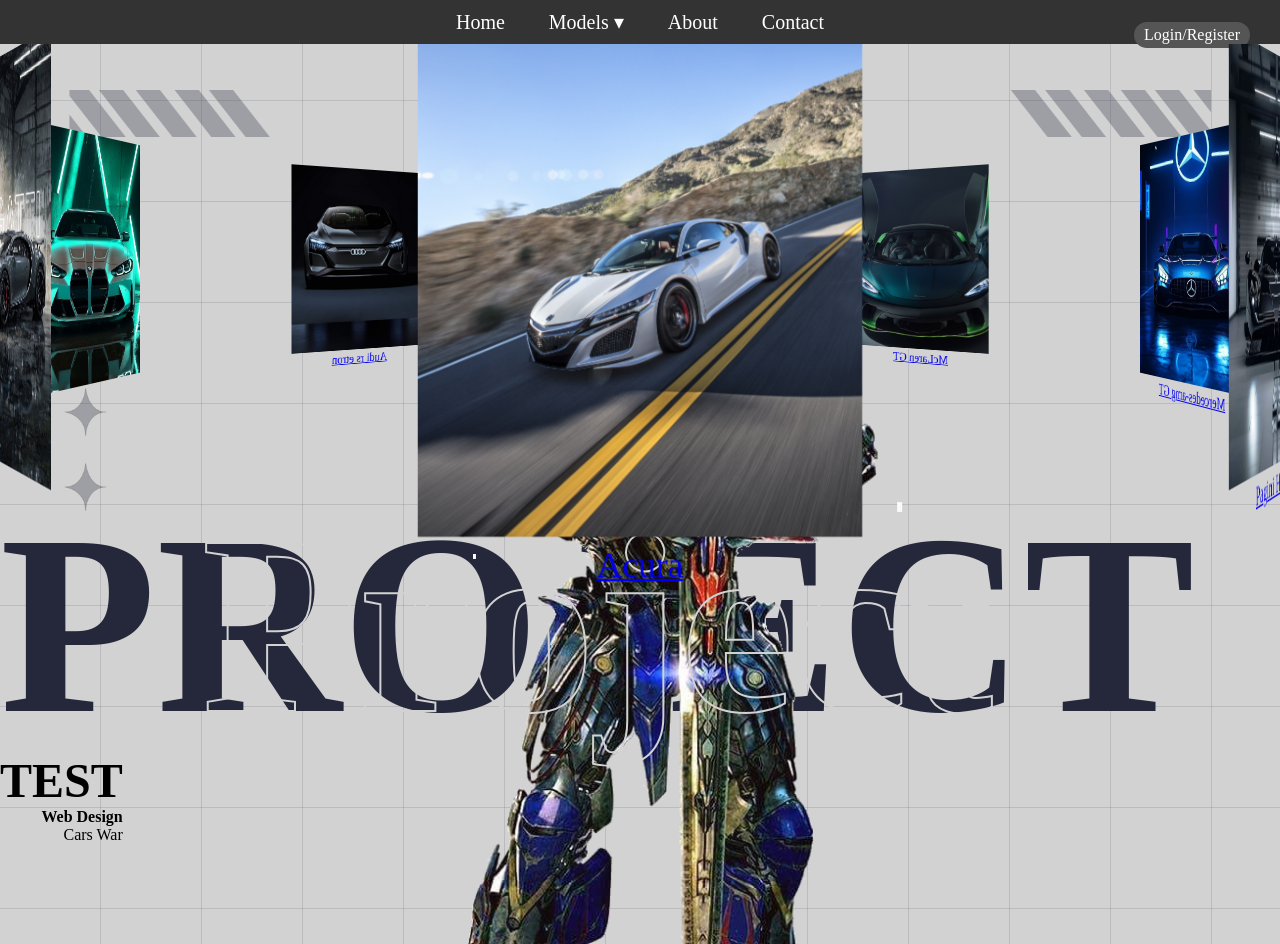
<file: index.html>
<!DOCTYPE html>
<html lang="en">
<head>
    <meta charset="UTF-8">
    <meta name="viewport" content="width=device-width, initial-scale=1.0">
    <title>Document</title>
    <style>
	
/*--removes default inner and outer spacing for all elements and make calculation for width,height  ,padding bordeer --*/
        
        *{
            margin: 0;/*inner*/
            padding: 0;/*outer*/
            box-sizing: border-box;/*calculation*/
        }
			/*--sets background colorl to light gray and add horizontal and vertical grid lines --*/
        body{
            background-color: #D2D2D2;
            background-image:
            repeating-linear-gradient( to right,
				transparent 0 100px,/* transparent from 0px → 100px */
                #25283b22 100px 101px /* faint line at 100–101px */
            ),/*--horizontal--*/
            repeating-linear-gradient(
                to bottom,
		 transparent 0 100px,/* transparent from 0px → 100px */
                #25283b22 100px 101px/* faint line at 100–101px */
            );/*vertical set its darkness--*/
        }
/* Dropdown container */
	.dropdown {
 	 position: relative;
	/*--child elements (like the dropdown menu) that use position: 	absolute; will be positioned relative to this .dropdown--*/
  	display: inline-block;
	/*--The element behaves like an inline element (sits in a line 	with text/other elements).--*/
}

/* Dropdown menu (hidden by default) */
.dropdown-content {
  	display: none;
	/*--Hides the dropdown menu by default.
          It only becomes visible when you trigger it e.g., :hover--*/
 	 position: absolute;
	/*--This ensures the menu appears right under or near the 	dropdown button, not randomly on the page.--*/
 	 background-color: #333;/*--dark gray --*/
  	min-width: 200px;/*--menu width --*/
  	border-radius: 6px;
	/*--Rounds the corners of the menu with a radius of 6 	pixels, 	giving it a smooth look instead of sharp edges.	*--/
 	 box-shadow: 0px 8px 16px rgba(0,0,0,0.3);				/* horizintal shift, 	pushed down, blurred,black shadow with 	transparency--*/
 	 z-index: 1000;
	/*--Ensures the menu appears on top of other elements on the 	page.--*/
}

/* Dropdown links to <a> */
.dropdown-content a {
  	color: white;/*--Makes the text of the links white.--*/
 	 padding: 10px 14px;
	/*--Adds space inside each link (between text and edges).
	10px = top and bottom spacing.14px = left and right spacing.--*/
 	 text-decoration: none;
	/*--Removes the default underline that browsers put on 	links.--*/
 	 display: block;
	/*--Makes each link act like a block element and heightlight the 	block--*/
  	font-size: 16px;
}


/* Show menu when hovering over parent */
/*--Targets the .dropdown container when the user hovers--*/
/*--This is the hidden menu inside the dropdown.--*/
.dropdown:hover .dropdown-content {
         display: block;
	/*--Changes the .dropdown-content from none → block, making it 	visible.--*/
}

.navbar {
  display: flex;
  /*--turns an element into a flex container,Flexbox is used to easily             rrange and align items in rows or columns--*/
  justify-content: center;
  /*--Aligns all child elements horizontally in the center of the   	navbar.--*/
  align-items: center;/*--vertical,center--*/
  background-color: #333;/*-- dark gray color--*/
  padding: 10px 20px;
  position: relative;
}


.nav-left a,
.nav-right a {
  	color: white;
	font-size: 20px;
	text-decoration: none;
        margin: 0 20px;
	/*--Adds horizontal spacing between links:
	0 = no vertical margin (top/bottom).
	10px = spacing on left and right.--*/
}

.nav-center a,
.nav-right a {
	color: white;
        padding: 4px 10px;
        background-color: #555;
        position: absolute;
        right: 10px;/*--Pushes the link 20px away from the right edge of      	its 	positioned parent (navbar).--*/
  	border-radius: 50px; /* This creates the ellipse shape */
   	 font-size: 16px;
}
    .navbar a:hover {
      background-color: #575757;/*--dark gray--*/
	transform: scale(1.2);/*--makes the link grow by 20% bigger when 	hovered--*/
        background: linear-gradient(red,  orange, orange,white);
	/*--Creates a gradient background--*/
  -webkit-background-clip: text;
/*--Makes the background only apply inside the text--*/
  -webkit-text-fill-color: transparent;
/*--Makes the text’s normal color transparent so the gradient background is visible inside the text.
Without this, the text would still show as white.--*/

    }

        /*--Creates a pseudo-element before the <body>’s content
	Acts like a “ghost element” you can style, useful for 	decorations (like shadows, overlays,etc)--*/
        body::before{
            position: absolute;
            width: min(1400px, 90vw);
            top: 10%;
            left: 50%;
            height: 90%;
            transform: translateX(-50%);
            content: '';
            background-image: url(images/bg.png);
            background-size: 100%;
            background-repeat: no-repeat;
            background-position: top center;
            pointer-events: none;
        }
    </style>
    <link rel="stylesheet" href="style1.css">
</head>
<body>
   <nav class="navbar">
  <div class="nav-left">
    <a href="car.html">Home</a>

    <!-- Dropdown -->
    <div class="dropdown">
      <a href="#">Models ▾</a>
      <div class="dropdown-content">
        <a href="white cura nsx.html">Acura NSX</a>
        <a href="pagani zonda.html">Pagani Huayra</a>
        <a href="mercedes-amg gt.html">Mercedes-AMG GT</a>
        <a href="mclaren gt.html">McLaren GT</a>
        <a href="lambo aventador.html">Lamborghini Aventador</a>
        <a href="audi rsq etron.html">Audi RS e-tron</a>
      </div>
    </div>

    <a href="ABOUT.html">About</a>
    <a href="contact.html">Contact</a>
  </div>
  <div class="nav-right">
    <a href="register.html">Login/Register</a>
  </div>
</nav>


  


    <div class="banner">
        <div class="slider" style="--quantity: 8">
         <div class="item" style="--position: 1">
 		 <a href="white cura nsx.html">
   			 <img src="white cura nsx.jpg" alt="Car 1">Acura</img>
 		 </a>
	    </div>
            <div class="item" style="--position: 2">
 		 <a href="pagani zonda.html">
   			 <img src="pagani zonda.jpg" alt="Car 2"> Pagini Huayra
 		 </a>
	    </div>
	    <div class="item" style="--position: 3">
 		 <a href="mercedes-amg gt.html">
   			 <img src="mercedes-amg gt.jpg" alt="Car 3">Mercedes-amg GT</img>
 		 </a>
	    </div>
	    <div class="item" style="--position: 4">
 		 <a href="mclaren gt.html">
   			 <img src="mclaren gt.jpg" alt="Car 4">McLaren GT</img>
 		 </a>
	    </div>
            <div class="item" style="--position: 5">
 		 <a href="lambo aventador.html">
   			 <img src="lambo aventador.jpg" alt="Car 5">lamborgini aventador</img>
 		 </a>
	    </div>
	     <div class="item" style="--position: 6">
 		 <a href="audi rsq etron.html">
   			 <img src="audi rsq etron.jpg" alt="Car 7">Audi rs etron</img>
 		 </a>
	    </div>
		<div class="item" style="--position: 7">
 		 <a href="bmw m4.html">
   			 <img src="bmw m4.jpg" alt="Car 9">
 		 </a>
	    </div>
        <div class="item" style="--position: 8">
 		 <a href="bugatti chiron.html">
   			 <img src="bugatti chiron.jpg" alt="Car 8">
 		 </a>
	    </div>
	

  

        </div>
        <div class="content">
            <h1 data-content="Project">
		PROJECT
                
            </h1>
            <div class="author">
                <h2>TEST</h2>
                <p><b>Web Design</b></p>
                <p>
                    Cars War
                </p>
            </div>
            <div class="model"></div>
        </div>
    </div>
    
</body>
</html>
</file>
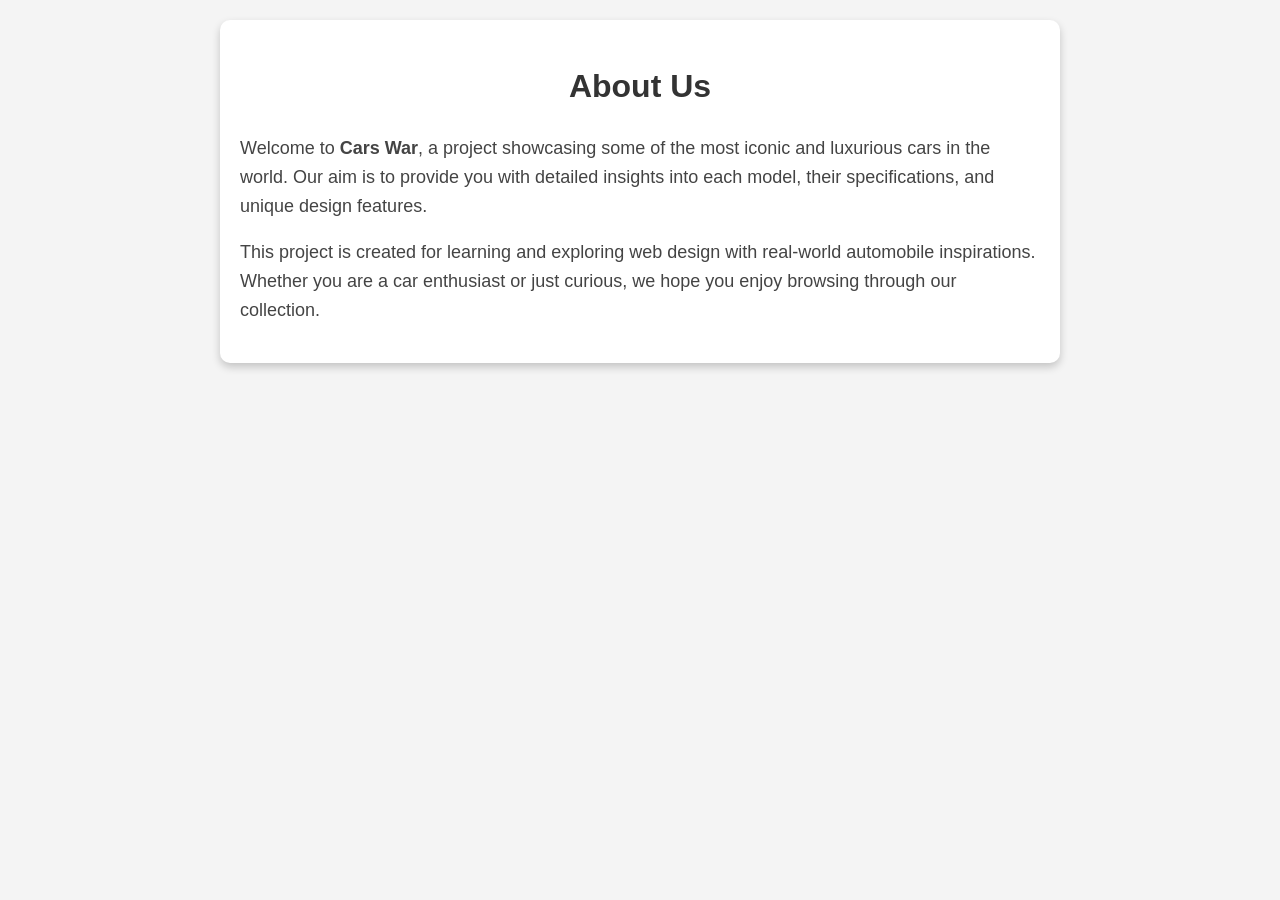
<file: ABOUT.html>
<!DOCTYPE html>
<html lang="en">
<head>
  <meta charset="UTF-8">
  <meta name="viewport" content="width=device-width, initial-scale=1.0">
  <title>About Us</title>
  <style>
    body {
      font-family: Arial, sans-serif;
      background: #f4f4f4;
      margin: 0;
      padding: 20px;
      line-height: 1.6;
    }
    .container {
      max-width: 800px;
      margin: auto;
      background: #fff;
      padding: 20px;
      border-radius: 10px;
      box-shadow: 0px 4px 8px rgba(0,0,0,0.2);
    }
    h1 {
      text-align: center;
      color: #333;
    }
    p {
      font-size: 18px;
      color: #444;
    }
  </style>
</head>
<body>
  <div class="container">
    <h1>About Us</h1>
    <p>
      Welcome to <b>Cars War</b>, a project showcasing some of the most iconic and luxurious cars in the world.  
      Our aim is to provide you with detailed insights into each model, their specifications, and unique design features.
    </p>
    <p>
      This project is created for learning and exploring web design with real-world automobile inspirations.  
      Whether you are a car enthusiast or just curious, we hope you enjoy browsing through our collection.
    </p>
  </div>
</body>
</html>
</file>
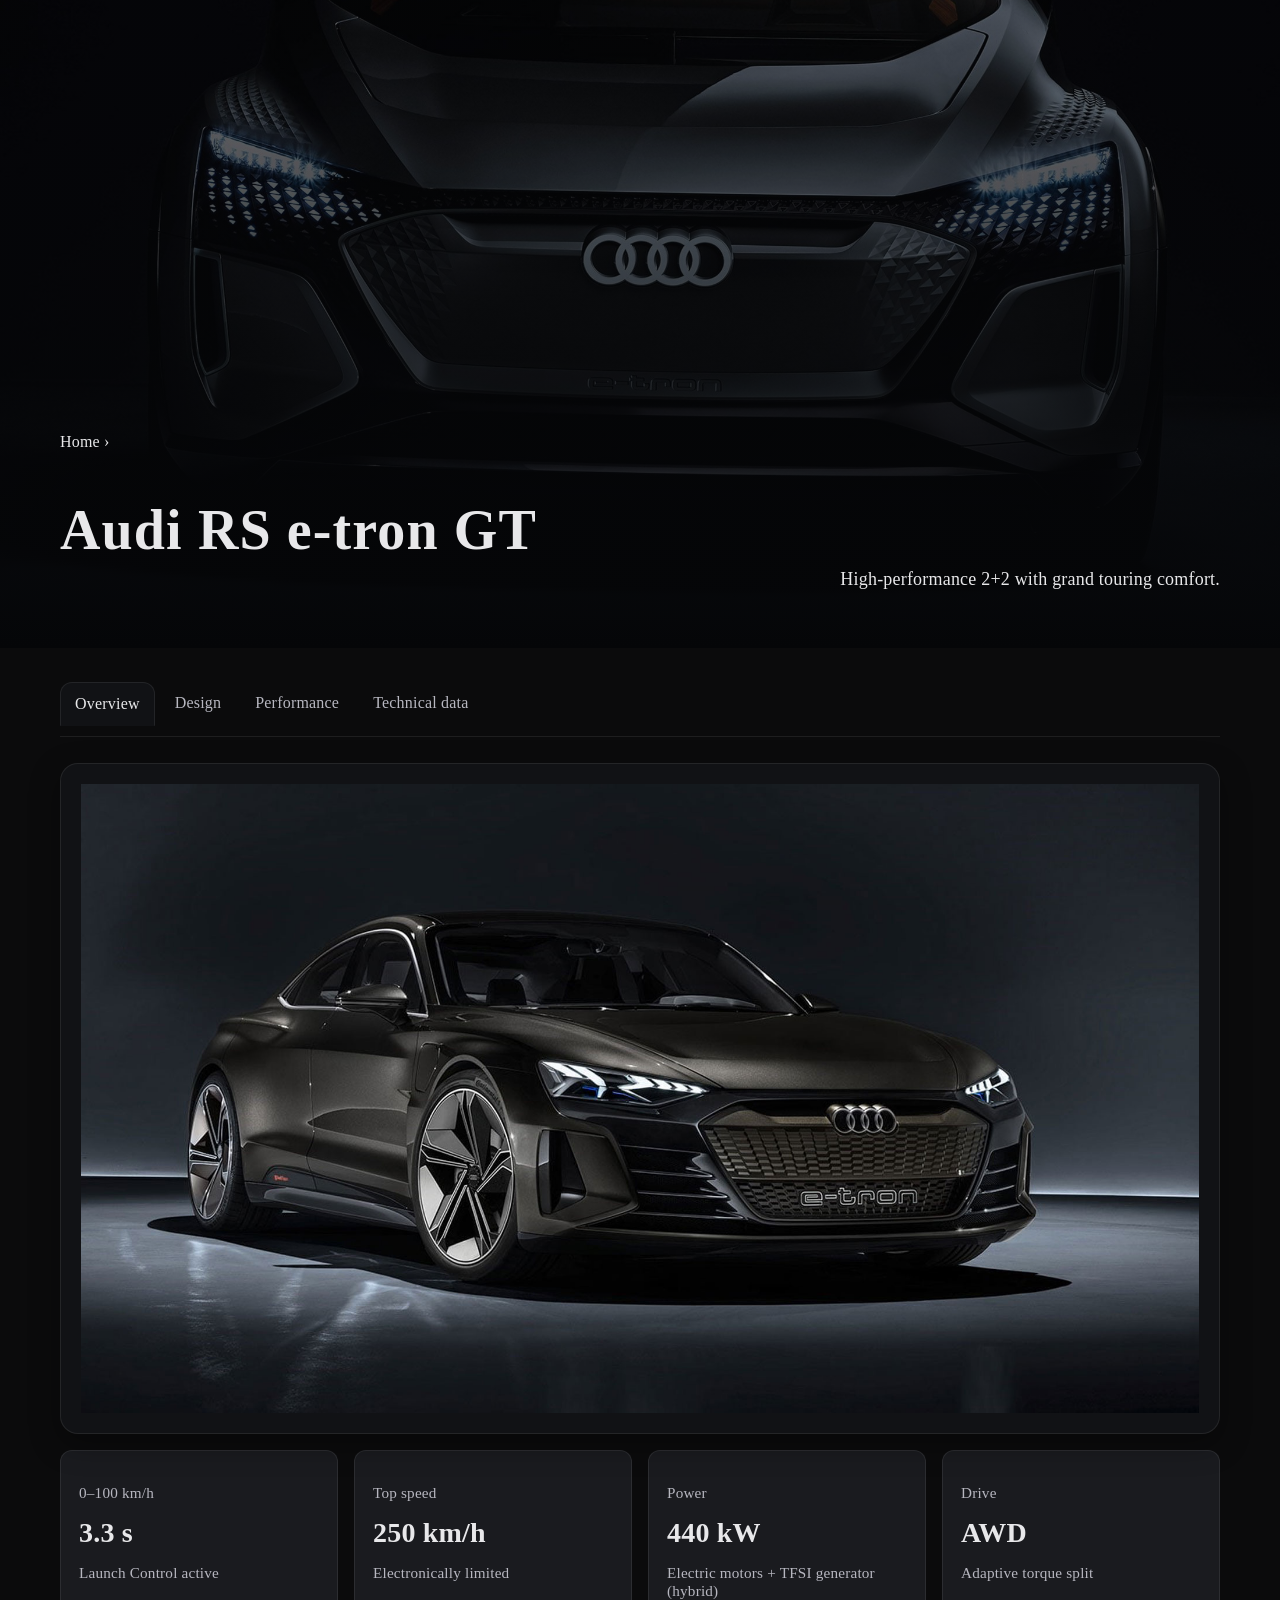
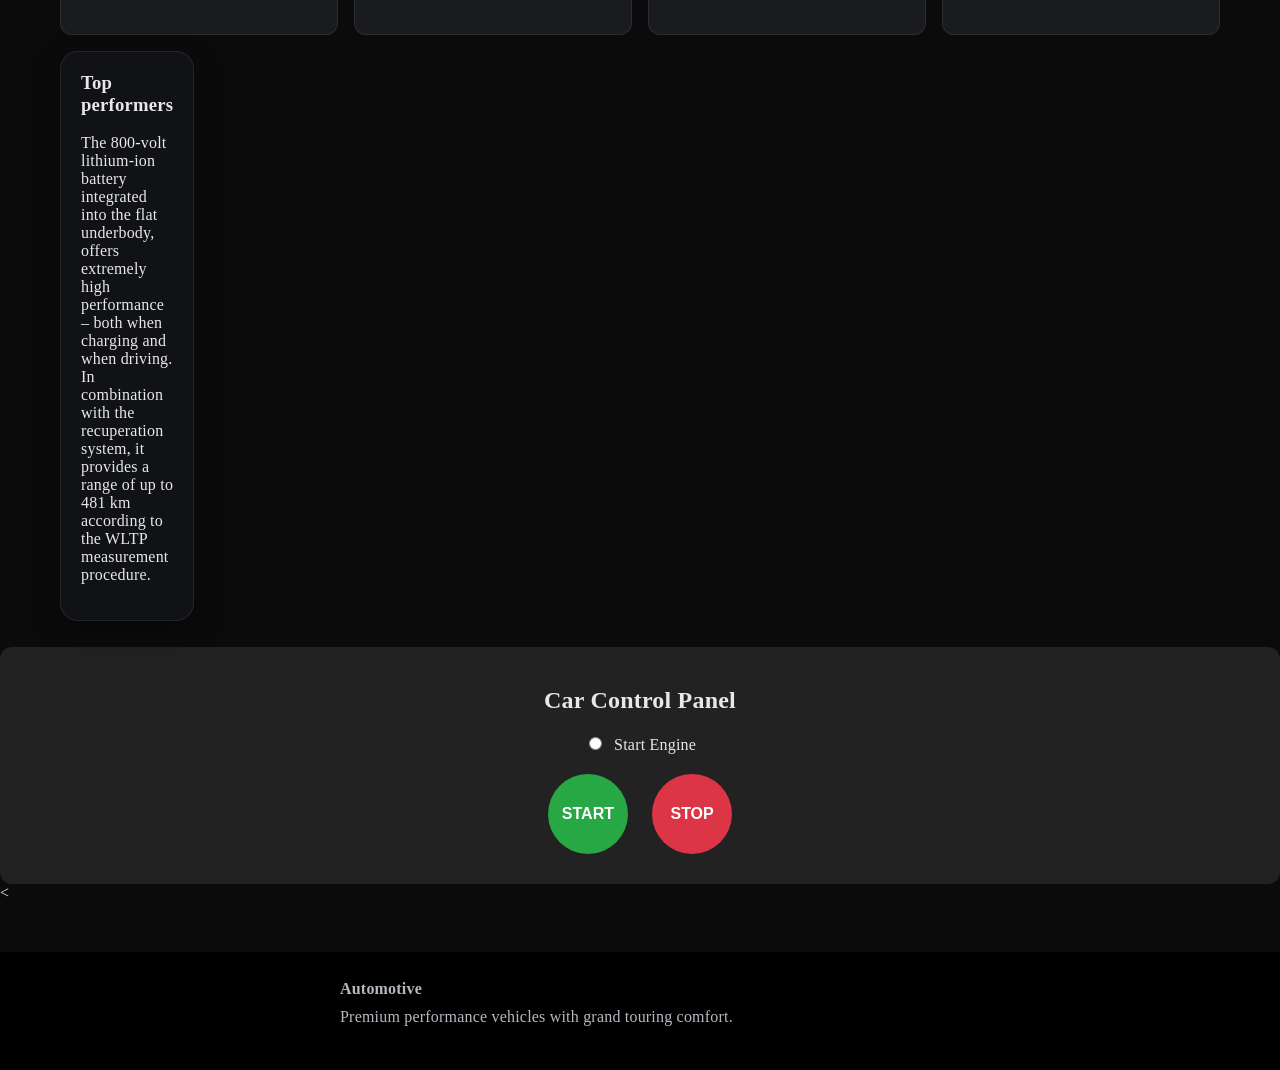
<file: audi rsq etron.html>
<!DOCTYPE html>
<html lang="en">
<head>
  <meta charset="UTF-8" />
  <meta name="viewport" content="width=device-width, initial-scale=1" />
  <title>Luxury Coupe – Model Overview</title>
  <style>
    /* --------------------
      Base & Tokens
    -------------------- */
    :root{
      --bg:#0b0b0c;
      --surface:#111215;
      --surface-2:#1a1b1f;
      --text:#e8e8ea;
      --muted:#b7b7c0;
      --accent:#b39b6b; /* warm gold */
      --accent-2:#7ec8ff; /* highlight blue */
      --border:rgba(255,255,255,.08);
      --shadow:0 10px 30px rgba(0,0,0,.35);
      --radius:18px;
      --radius-sm:12px;
      --max:1200px;
    }
.controls {
      background: #222;
      padding: 20px;
      border-radius: 12px;
      text-align: center;
    }
    label {
      display: block;
      margin: 10px 0;
      cursor: pointer;
    }
    input[type="radio"] {
      margin-right: 8px;
    }
    .circle-btn {
      width: 80px;
      height: 80px;
      border-radius: 50%;
      border: none;
      margin: 10px;
      font-size: 16px;
      cursor: pointer;
      color: #fff;
      font-weight: bold;
    }
    #startBtn {
      background: #28a745;
    }
    #stopBtn {
      background: #dc3545;
    }


    *{box-sizing:border-box}
    html,body{height:100%}
    body{
      margin:0;
            color:var(--text);
      background:var(--bg);
      letter-spacing:.2px;
    }
    img{max-width:100%;display:block}
    a{color:inherit;text-decoration:none}


    /*------
      Hero
    -------------------- */
    .hero{position:relative;min-height:72vh;display:grid;place-items:end center;}
    .hero-media{position:absolute;inset:0;}
    .hero-media .bg{
      width:100%;height:100%;object-fit:cover;object-position:center;
     
    }
    .hero-overlay{position:absolute;inset:0;background:linear-gradient(180deg, rgba(5,6,8,.55) 0%, rgba(5,6,8,1) 100%)}
    .hero-inner{position:relative;z-index:1;max-width:var(--max);width:100%;padding:40px 20px;}

    
    .title-wrap{display:flex;flex-wrap:wrap;justify-content:space-between;align-items:flex-end;gap:16px}
    .h-title{font-size:clamp(28px, 6vw, 56px);font-weight:700;letter-spacing:.02em}
    .subtitle{text-align:left;font-size:clamp(14px, 2.2vw, 18px)}

      .btn{padding:12px 18px;border-radius:12px;border:1px solid var(--border);background:linear-gradient(180deg,#202228,#17181d);cursor:pointer}
    .btn.primary{border-color:transparent;background:linear-gradient(180deg,#cdb37f,#a08653);color:#161616;font-weight:600}
    .btn.ghost{background:transparent}

    /* --------------------
      Tabs (CSS-only)
    -------------------- */
    .tabs{max-width:var(--max);margin:24px auto 0;padding:0 20px}
    .tab-bar{display:flex;gap:6px;flex-wrap:wrap;border-bottom:1px solid var(--border)}
    .tab-bar label{padding:12px 14px;border-radius:12px 12px 0 0;color:var(--muted);cursor:pointer}
    .tab-bar label:hover{color:var(--text)}

    input[name="tab"]{position:absolute;left:-9999px}
    .tab-content{display:none;padding:26px 0}
    #tab-overview:checked ~ .tabs .tab-bar label[for="tab-overview"],
    #tab-design:checked   ~ .tabs .tab-bar label[for="tab-design"],
    #tab-performance:checked ~ .tabs .tab-bar label[for="tab-performance"],
    #tab-specs:checked ~ .tabs .tab-bar label[for="tab-specs"]{
      color:var(--text);
      background:var(--surface);
      border:1px solid var(--border);
      border-bottom-color:transparent;
    }
    #tab-overview:checked ~ .tabs #panel-overview,
    #tab-design:checked ~ .tabs #panel-design,
    #tab-performance:checked ~ .tabs #panel-performance,
    #tab-specs:checked ~ .tabs #panel-specs{display:block}

    /* --------------------
      Overview Panel
    -------------------- */
    .highlight-grid{display:grid;grid-template-columns:repeat(12,1fr);;gap:16px}
    .card{background:var(--surface);border:1px solid var(--border);border-radius:var(--radius);padding:20px;box-shadow:var(--shadow)}
    .card-hero{grid-column:1/-1;position:relative;overflow:hidden}
        .card-hero .caption{position:absolute;bottom:18px;left:18px;background:rgba(0,0,0,.45);backdrop-filter:blur(6px);padding:10px 14px;border-radius:12px;border:1px solid var(--border)}


    .metrics{grid-column:1/-1;display:grid;grid-template-columns:repeat(auto-fit,minmax(220px,1fr));gap:16px}
    .metric{background:var(--surface-2);border:1px solid var(--border);border-radius:var(--radius-sm);padding:18px}
    .metric h3{font-size:28px;margin:4px 0}
    .metric p{color:var(--muted);font-size:.95rem}

                
    /* --------------------
      Design Panel
    -------------------- */
    .design-grid{display:grid;grid-template-columns:repeat(auto-fit,minmax(260px,1fr));gap:16px}
    .design-card{background:var(--surface);border:1px solid var(--border);border-radius:var(--radius);overflow:hidden}
    .design-card img{height:180px;width:100%;object-fit:cover}
    .design-card .body{padding:16px}
   /*   Performance Panel
    -------------------- */
    .perf-wrap{display:grid;grid-template-columns:1fr;gap:16px}
    .spec-row{display:grid;grid-template-columns:repeat(4,1fr);gap:16px}
    @media (max-width:900px){.spec-row{grid-template-columns:repeat(2,1fr)}}
    .spec{background:var(--surface-2);border:1px solid var(--border);border-radius:var(--radius-sm);padding:18px}
    .spec .k{color:var(--muted);font-size:.85rem}
    .spec .v{font-size:22px;margin-top:6px}

    /* --------------------
      Specs Table
    -------------------- */
    .specs-table{border:1px solid var(--border);border-radius:var(--radius);overflow:hidden}
    table{width:100%;border-collapse:collapse;background:var(--surface)}
    th,td{padding:14px 16px;border-bottom:1px solid var(--border)}
    th{text-align:left;color:var(--muted);font-weight:500;background:linear-gradient(180deg,#17181c,#14151a)}
    tr:hover td{background:rgba(255,255,255,.02)}

        /* --------------------
      Footer
    -------------------- */
    footer{margin-top:50px;border-top:1px;background:black}
    .foot{max-width:50%;text-align:left;margin:0 auto;padding:28px 20px;color:var(--muted);display:grid;grid-template-columns:repeat(auto-fit, minmax(220px,1fr));gap:20px}
    .foot small{opacity:.8}
  </style>
</head>
<body>

  <!-- Hero -->
  <section class="hero">
    <div class="hero-media">
      <img class="bg" src="audi rsq etron.jpg" alt="Coupe at dusk"/>
      <div class="hero-overlay"></div>
    </div>

    <div class="hero-inner">
      <div class="breadcrumbs">
        <a href="car.html">Home</a>
        <span>›</span>
             </div>

      <div class="title-wrap">
     
          <h1 class="h-title">Audi RS e-tron GT</h1>
          <p class="subtitle">High-performance 2+2 with grand touring comfort.</p>
      
                 </div>
  </section>

  <!-- CSS-only Tabs toggles -->
  <input type="radio" id="tab-overview"   name="tab" checked>
  <input type="radio" id="tab-design"     name="tab">
  <input type="radio" id="tab-performance"name="tab">
  <input type="radio" id="tab-specs"      name="tab">

  <section class="tabs">
    <div class="tab-bar">
      <label for="tab-overview">Overview</label>
      <label for="tab-design">Design</label>
      <label for="tab-performance">Performance</label>
      <label for="tab-specs">Technical data</label>
    </div>

    <!-- Overview Panel -->
    <div id="panel-overview" class="tab-content">
      <div class="highlight-grid">
        <article class="card card-hero">
          <img src="audif.jpg" alt="Front 3/4 view">
                  </article>

        <div class="metrics">
          <div class="metric">
            <p>0–100 km/h</p>
            <h3>3.3 s</h3>
            <p>Launch Control active</p>
          </div>
          <div class="metric">
            <p>Top speed</p>
            <h3>250 km/h</h3>
            <p>Electronically limited</p>
          </div>
          <div class="metric">
            <p>Power</p>
            <h3>440 kW</h3>
            <p>Electric motors + TFSI generator (hybrid)</p>
          </div>
          <div class="metric">
            <p>Drive</p>
            <h3>AWD</h3>
            <p>Adaptive torque split</p>
          </div>
        </div>

        
                   <div class="card">
            <h3 style="margin-top:0">Top performers</h3>
            <p>The 800-volt lithium-ion battery integrated into the flat underbody, offers extremely high performance – both when charging and when driving. In combination with the recuperation system, it provides a range of up to 481 km according to the WLTP measurement procedure.</p>
                     </div>
   
      </div>
    </div>

    <!-- Design Panel -->
    <div id="panel-design" class="tab-content">
      <div class="design-grid">
        <article class="design-card">
          <img src="audiex.jpg" alt="Exterior details"/>
          <div class="body">
            <h4>Exterior package</h4>
            <p>Sculpted bodywork with active aero elements and forged wheels.</p>
          </div>
        </article>
        <article class="design-card">
          <img src="audiin.jpg" alt="Interior details"/>
          <div class="body">
            <h4>Interior package</h4>
            <p>In the Audi RS e-tron GT, everything is focused on the functional center of the interior: the driver’s position.</p>
          </div>
        </article>
        <article class="design-card">
          <img src="auden.jpg" alt="Lighting"/>
          <div class="body">
            <h4>Lighting</h4>
            <p style="color:var(--muted)">The sculptural design unites the dynamic proportions of a gran turismo with the unmistakeable characteristics of an Audi RS model.</p>
          </div>
        </article>
      </div>
    </div>

    <!-- Performance Panel -->
    <div id="panel-performance" class="tab-content">
      <div class="perf-wrap">
        <div class="spec-row">
          <div class="spec"><div class="k">Engine</div><div class="v">Electric motors + TFSI generator (hybrid)</div></div>
          <div class="spec"><div class="k">Displacement</div><div class="v">N/A (electric motors don’t use displacement)</div></div>
          <div class="spec"><div class="k">Max output</div><div class="v">~419 kW (~562 hp)
</div></div>
          <div class="spec"><div class="k">Max torque</div><div class="v">810 Nm</div></div>
        </div>
        <div class="spec-row">
          <div class="spec"><div class="k">Transmission</div><div class="v">Single-speed racing gearbox per axle</div></div>
          <div class="spec"><div class="k">Drive</div><div class="v">All‑wheel drive</div></div>
          <div class="spec"><div class="k">0–100 km/h</div><div class="v">3.3 s</div></div>
          <div class="spec"><div class="k">Top speed</div><div class="v">250 km/h</div></div>
        </div>
      </div>
    </div>

    <!-- Technical data Panel -->
    <div id="panel-specs" class="tab-content">
      <div class="specs-table">
        <table>
          <thead><!--not neccesarry-->
            <tr>
              <th>Category</th>
              <th>Item</th>
              <th>Value</th>
            </tr>
          </thead>
          <tbody>
            <tr>
              <td>Dimensions</td>
              <td>Length x Width x Height</td>
              <td>. 4600 × 2000 × 1850 mm
</td>
            </tr>
            <tr>
              <td>Dimensions</td>
              <td>Wheelbase</td>
              <td>2950 mm</td>
            </tr>
            <tr>
              <td>Weights</td>
              <td>Curb weight</td>
              <td>2100-2200 kg</td>
            </tr>
            <tr>
              <td>Tyres</td>
              <td>Front / Rear</td>
              <td>37-inch BFGoodrich off-road tyres
</td>
            </tr>
            <tr>
              <td>Energy</td>
              <td>Battery capacity</td>
              <td>52 kWh high-voltage lithium-ion L</td>
            </tr>
          </tbody>
        </table>
      </div>
    </div>
  </section>
  <form action="p2.php" method="POST">
<div class="controls">
    <h2>Car Control Panel</h2>
    <form method="post">
      <label><input type="radio" name="action" value="engine" required> Start Engine</label>
            <div>
        <button type="submit" name="submit" value="start" id="startBtn" class="circle-btn">START</button>
        <button type="submit" name="submit" value="stop" id="stopBtn" class="circle-btn">STOP</button>
      </div>
    </form>

  </div>

  </form>

  <
  <!-- Footer -->
  <footer>
    <div class="foot">
      <div>
        <strong>Automotive</strong>
        <p style="margin-top:10px;align-text:left;">Premium performance vehicles with grand touring comfort.</p>
      </div>
    </div>
  </footer>

</body>
</html>
</file>
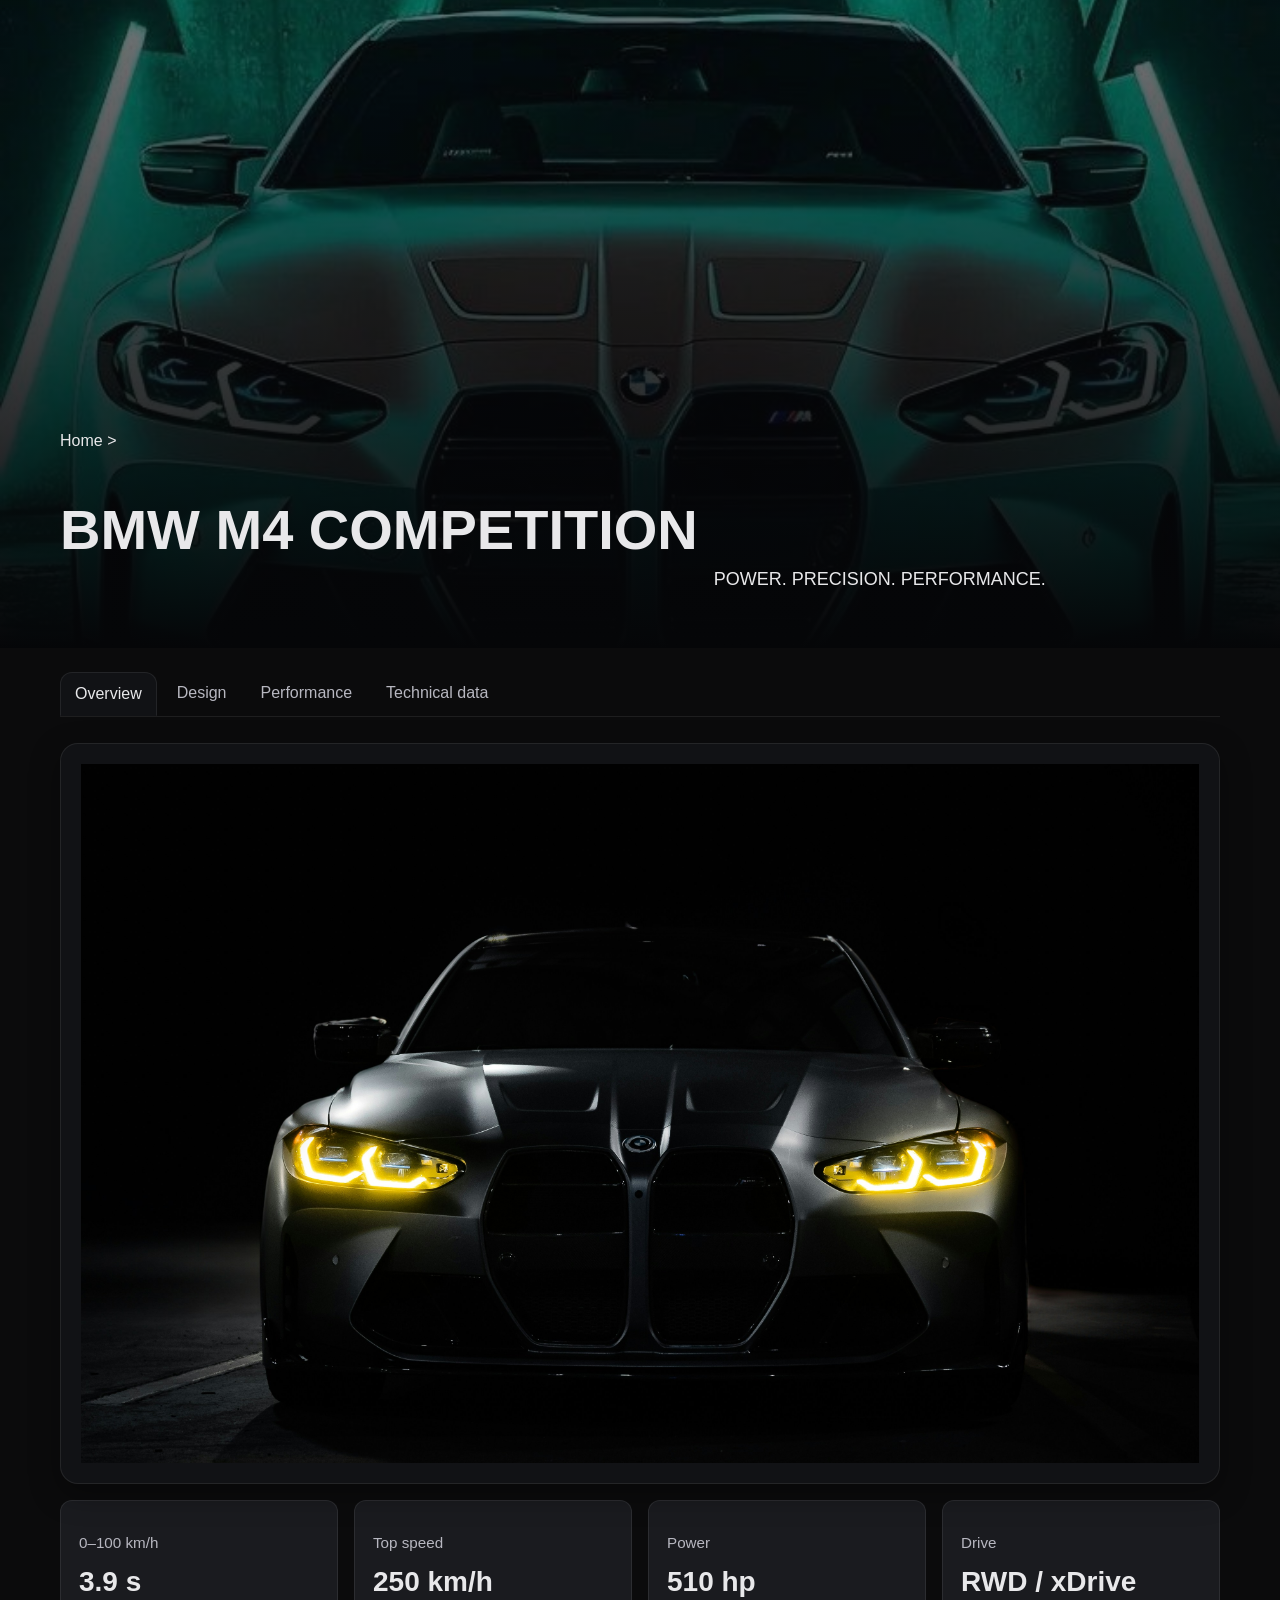
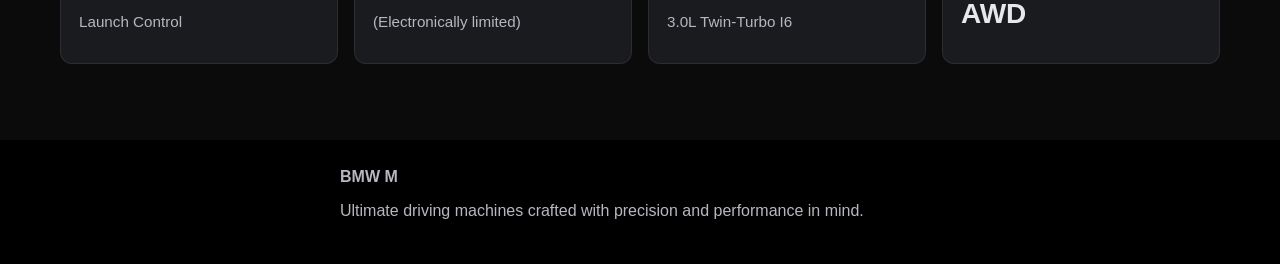
<file: bmw m4.html>
<!DOCTYPE html>
<html lang="en">
<head>
  <meta charset="UTF-8" />
  <meta name="viewport" content="width=device-width, initial-scale=1" />
  <title>BMW M4 Competition – Model Overview</title>
  <style>
    :root{
      --bg:#0b0b0c;
      --surface:#111215;
      --surface-2:#1a1b1f;
      --text:#e8e8ea;
      --muted:#b7b7c0;
      --accent:#0f6ab4; /* BMW blue */
      --accent-2:#ff0000; /* BMW M red */
      --border:rgba(255,255,255,.08);
      --shadow:0 10px 30px rgba(0,0,0,.35);
      --radius:18px;
      --radius-sm:12px;
      --max:1200px;
    }
    *{box-sizing:border-box}
    html,body{height:100%}
    body{
      margin:0;
      color:var(--text);
      background:var(--bg);
      font-family:sans-serif;
    }
    img{max-width:100%;display:block}
    a{color:inherit;text-decoration:none}

    .hero{position:relative;min-height:72vh;display:grid;place-items:end center;}
    .hero-media{position:absolute;inset:0;}
    .hero-media .bg{width:100%;height:100%;object-fit:cover}
    .hero-overlay{position:absolute;inset:0;background:linear-gradient(180deg, rgba(5,6,8,.55) 0%, rgba(5,6,8,1) 100%)}
    .hero-inner{position:relative;z-index:1;max-width:var(--max);width:100%;padding:40px 20px;}
    .title-wrap{display:flex;flex-wrap:wrap;justify-content:space-between;align-items:flex-end;gap:16px}
    .h-title{font-size:clamp(28px, 6vw, 56px);font-weight:700;}
    .subtitle{font-size:clamp(14px, 2.2vw, 18px)}

    .tabs{max-width:var(--max);margin:24px auto 0;padding:0 20px}
    .tab-bar{display:flex;gap:6px;border-bottom:1px solid var(--border)}
    .tab-bar label{padding:12px 14px;border-radius:12px 12px 0 0;color:var(--muted);cursor:pointer}
    .tab-bar label:hover{color:var(--text)}

    input[name="tab"]{position:absolute;left:-9999px}
    .tab-content{display:none;padding:26px 0}
    #tab-overview:checked ~ .tabs .tab-bar label[for="tab-overview"],
    #tab-design:checked   ~ .tabs .tab-bar label[for="tab-design"],
    #tab-performance:checked ~ .tabs .tab-bar label[for="tab-performance"],
    #tab-specs:checked ~ .tabs .tab-bar label[for="tab-specs"]{
      color:var(--text);
      background:var(--surface);
      border:1px solid var(--border);
      border-bottom-color:transparent;
    }
    #tab-overview:checked ~ .tabs #panel-overview,
    #tab-design:checked ~ .tabs #panel-design,
    #tab-performance:checked ~ .tabs #panel-performance,
    #tab-specs:checked ~ .tabs #panel-specs{display:block}

    .highlight-grid{display:grid;grid-template-columns:repeat(12,1fr);gap:16px}
    .card{background:var(--surface);border:1px solid var(--border);border-radius:var(--radius);padding:20px;box-shadow:var(--shadow)}
    .card-hero{grid-column:1/-1;position:relative;overflow:hidden}
    .metrics{grid-column:1/-1;display:grid;grid-template-columns:repeat(auto-fit,minmax(220px,1fr));gap:16px}
    .metric{background:var(--surface-2);border:1px solid var(--border);border-radius:var(--radius-sm);padding:18px}
    .metric h3{font-size:28px;margin:4px 0}
    .metric p{color:var(--muted);font-size:.95rem}

    .design-grid{display:grid;grid-template-columns:repeat(auto-fit,minmax(260px,1fr));gap:16px}
    .design-card{background:var(--surface);border:1px solid var(--border);border-radius:var(--radius);overflow:hidden}
    .design-card img{height:180px;width:100%;object-fit:cover}
    .design-card .body{padding:16px}

    .perf-wrap{display:grid;gap:16px}
    .spec-row{display:grid;grid-template-columns:repeat(4,1fr);gap:16px}
    @media (max-width:900px){.spec-row{grid-template-columns:repeat(2,1fr)}}
    .spec{background:var(--surface-2);border:1px solid var(--border);border-radius:var(--radius-sm);padding:18px}
    .spec .k{color:var(--muted);font-size:.85rem}
    .spec .v{font-size:22px;margin-top:6px}

    .specs-table{border:1px solid var(--border);border-radius:var(--radius);overflow:hidden}
    table{width:100%;border-collapse:collapse;background:var(--surface)}
    th,td{padding:14px 16px;border-bottom:1px solid var(--border)}
    th{text-align:left;color:var(--muted);font-weight:500;background:linear-gradient(180deg,#17181c,#14151a)}
    tr:hover td{background:rgba(255,255,255,.02)}

    footer{margin-top:50px;border-top:1px;background:black}
    .foot{max-width:50%;text-align:left;margin:0 auto;padding:28px 20px;color:var(--muted)}
  </style>
</head>
<body>

  <!-- Hero -->
  <section class="hero">
    <div class="hero-media">
      <img class="bg" src="bmw m4.jpg" alt="BMW M4 Competition"/>
      <div class="hero-overlay"></div>
    </div>
    <div class="hero-inner">
 <a href="car.html">Home ></a>
      <div class="title-wrap">

      <div class="title-wrap">
        <h1 class="h-title">BMW M4 COMPETITION</h1>
        <p class="subtitle">POWER. PRECISION. PERFORMANCE.</p>
      </div>
    </div>
  </section>

  <!-- Tabs -->
  <input type="radio" id="tab-overview"   name="tab" checked>
  <input type="radio" id="tab-design"     name="tab">
  <input type="radio" id="tab-performance"name="tab">
  <input type="radio" id="tab-specs"      name="tab">

  <section class="tabs">
    <div class="tab-bar">
      <label for="tab-overview">Overview</label>
      <label for="tab-design">Design</label>
      <label for="tab-performance">Performance</label>
      <label for="tab-specs">Technical data</label>
    </div>

    <!-- Overview -->
    <div id="panel-overview" class="tab-content">
      <div class="highlight-grid">
        <article class="card card-hero">
          <img src="b.jpg" alt="BMW M4 Front view">
        </article>
        <div class="metrics">
          <div class="metric">
            <p>0–100 km/h</p>
            <h3>3.9 s</h3>
            <p>Launch Control</p>
          </div>
          <div class="metric">
            <p>Top speed</p>
            <h3>250 km/h</h3>
            <p>(Electronically limited)</p>
          </div>
          <div class="metric">
            <p>Power</p>
            <h3>510 hp</h3>
            <p>3.0L Twin-Turbo I6</p>
          </div>
          <div class="metric">
            <p>Drive</p>
            <h3>RWD / xDrive AWD</h3>
          </div>
        </div>
      </div>
    </div>

    <!-- Design -->
    <div id="panel-design" class="tab-content">
      <div class="design-grid">
        <article class="design-card">
          <img src="bmwf.jpg" alt="BMW M4 Exterior"/>
          <div class="body">
            <h4>Exterior</h4>
            <p>Iconic kidney grille, aerodynamic lines, aggressive stance, and optional carbon-fiber roof — designed for performance and style.</p>
          </div>
        </article>
        <article class="design-card">
          <img src="bmw1in.jpg" alt="BMW M4 Interior"/>
          <div class="body">
            <h4>Interior</h4>
            <p>Driver-focused cockpit, M sport seats, high-quality leather with contrast stitching, and advanced infotainment with BMW iDrive.</p>
          </div>
        </article>
      </div>
    </div>

    <!-- Performance -->
    <div id="panel-performance" class="tab-content">
      <div class="perf-wrap">
        <div class="spec-row">
          <div class="spec"><div class="k">Engine</div><div class="v">3.0L M TwinPower Turbo inline-6</div></div>
          <div class="spec"><div class="k">Max output</div><div class="v">510 hp (375 kW)</div></div>
          <div class="spec"><div class="k">Max torque</div><div class="v">650 Nm</div></div>
          <div class="spec"><div class="k">Transmission</div><div class="v">8-speed M Steptronic automatic</div></div>
        </div>
        <div class="spec-row">
          <div class="spec"><div class="k">Drive</div><div class="v">Rear-wheel drive / BMW xDrive AWD</div></div>
          <div class="spec"><div class="k">0–100 km/h</div><div class="v">3.9 s</div></div>
          <div class="spec"><div class="k">Top speed</div><div class="v">250 km/h (305 km/h with M Driver’s Package)</div></div>
        </div>
      </div>
    </div>

    <!-- Specs -->
    <div id="panel-specs" class="tab-content">
      <div class="specs-table">
        <table>
          <thead>
            <tr>
              <th>Category</th>
              <th>Item</th>
              <th>Value</th>
            </tr>
          </thead>
          <tbody>
            <tr><td>Dimensions</td><td>Length x Width x Height</td><td>4794 × 1887 × 1393 mm</td></tr>
            <tr><td>Dimensions</td><td>Wheelbase</td><td>2857 mm</td></tr>
            <tr><td>Weights</td><td>Curb weight</td><td>~1725 kg</td></tr>
            <tr><td>Tyres</td><td>Front / Rear</td><td>Front: 275/35 R19<br>Rear: 285/30 R20</td></tr>
            <tr><td>Fuel</td><td>Tank capacity</td><td>59 liters</td></tr>
          </tbody>
        </table>
      </div>
    </div>
  </section>

  <!-- Footer -->
  <footer>
    <div class="foot">
      <div>
        <strong>BMW M</strong>
        <p>Ultimate driving machines crafted with precision and performance in mind.</p>
      </div>
    </div>
  </footer>

</body>
</html>
</file>
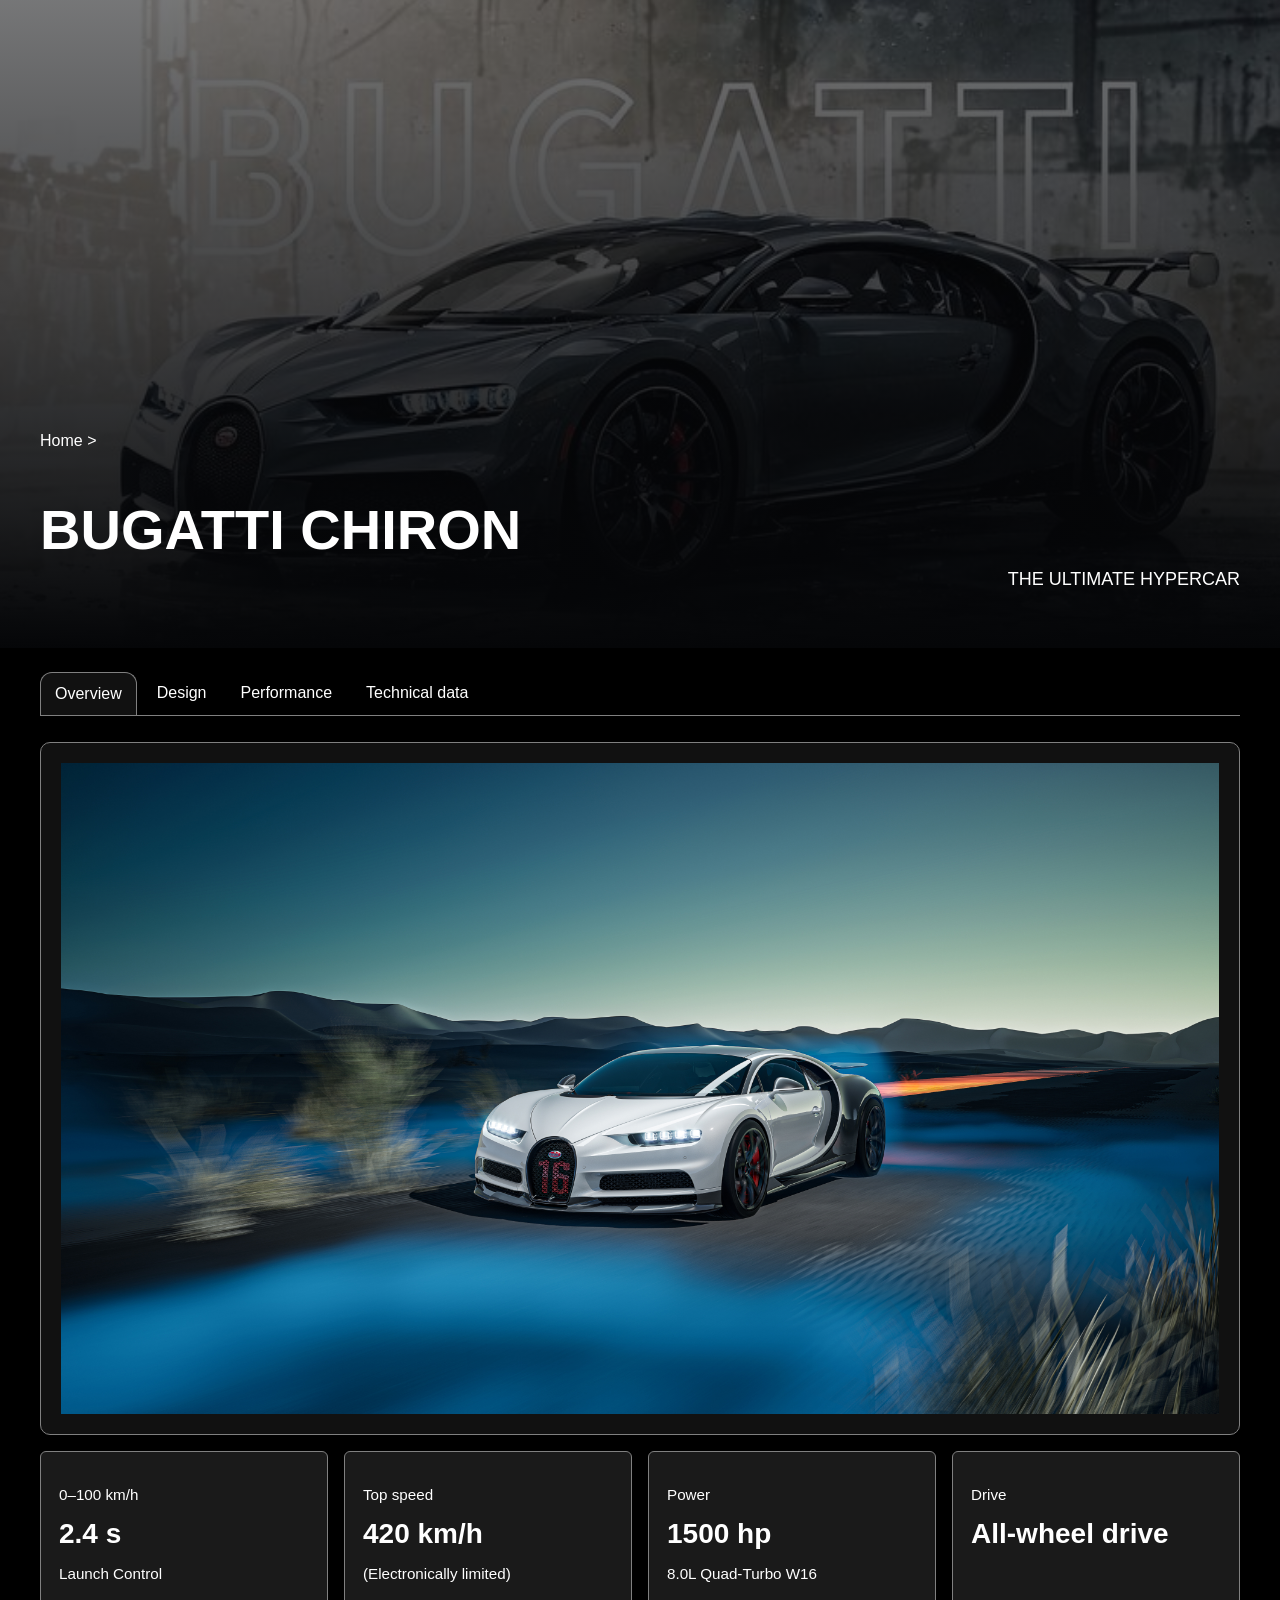
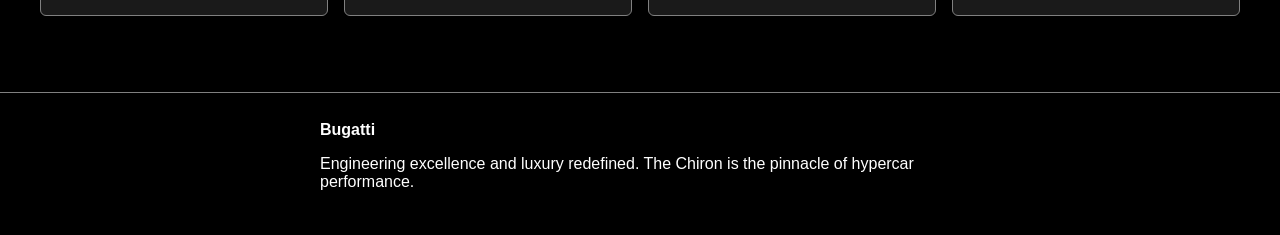
<file: bugatti chiron.html>
<!DOCTYPE html>
<html lang="en">
<head>
  <meta charset="UTF-8" />
  <meta name="viewport" content="width=device-width, initial-scale=1" />
  <title>Bugatti Chiron – Model Overview</title>
  <style>
    :root{
--bg:#0b0b0c;           /* Background color */
--surface:#111215;      /* Card / panel background */
--surface-2:#1a1b1f;    /* Secondary surface */
--text:white;         /* Normal text */
--border:rgba(255,255,255,.08); /* Border color */
--radius:18px;          /* Rounded corners */

    }
/*backgroun and text color */
body {
  margin: 0;
  color: white;       /* All text white */
  background: black;
  font-family: sans-serif;
}
/*imge in overview*/
img {
  max-width: 100%;
  display: block;
}
/*for home */
a {
  color: white;       /* Links white */
  text-decoration: none;/*removes deco..*/
}

/* ===== Hero Section ===== */
/*==the big banner at the top==*/
.hero {
  position: relative;
  min-height: 72vh;
  display: grid;
  place-items: end center;
}
/*==container for the background image==*/
.hero-media {
  position: absolute;
  inset: 0;
}
/*==makes the image stretch to fill the whole banner==*/
.hero-media .bg {
  width: 100%;
  height: 100%;
  object-fit: cover;
}
/*==overlay the texts and car ==*/
.hero-overlay {
  position: absolute;
  inset: 0;
  background: linear-gradient(180deg, rgba(5,6,8,0.55), rgba(5,6,8,1));
}
.hero-inner {
  position: relative;
  z-index: 1;
  max-width: 1200px;
  width: 100%;
  padding: 40px 20px;
}
/*==right text==*/
.title-wrap {
  display: flex;

  justify-content: space-between;
  align-items: flex-end;
  
}
.h-title {
  font-size: clamp(28px, 6vw, 56px);
  font-weight: bold;
}
.subtitle {
  font-size: clamp(14px, 2.2vw, 18px);
  color: white;   /* White */
  
}

/* ===== Tabs ===== */
/*==container for the tab system==*/
.tabs {
  max-width: 1200px;
  margin: 24px auto 0;
  padding: 0 20px;
}
/*==the row of tab buttons==*/
.tab-bar {
  display: flex;
  gap: 6px;
  border-bottom: 1px solid gray;
}
/*==each tab button you can click.==*/
.tab-bar label {
  padding: 12px 14px;
  border-radius: 12px 12px 0 0;
  color: white;   /* White tabs */
  cursor: pointer;
}
.tab-bar label:hover {
  color: white;
}
/*==hidden radio buttons (control which tab is active)==*/
input[name="tab"] {
  display: none;
}
.tab-content {
  display: none;
  padding: 26px 0;
}
/*==Each tab is implemented using a hidden radio input (#tab-overview, #tab-design, etc.). When one is checked, it triggers styles for:==*/

/* Show selected tab */
#tab-overview:checked ~ .tabs .tab-bar label[for="tab-overview"],
#tab-design:checked ~ .tabs .tab-bar label[for="tab-design"],
#tab-performance:checked ~ .tabs .tab-bar label[for="tab-performance"],
#tab-specs:checked ~ .tabs .tab-bar label[for="tab-specs"] {
  color: white;
  background: #111;
  border: 1px solid gray;
  border-bottom: none;
}
#tab-overview:checked ~ .tabs #panel-overview,
#tab-design:checked ~ .tabs #panel-design,
#tab-performance:checked ~ .tabs #panel-performance,
#tab-specs:checked ~ .tabs #panel-specs {
  display: block;
}

/* ===== Highlight Cards ===== */
/*==grid to organize cards(overview)==*/
.highlight-grid {
  display: grid;
  grid-template-columns: repeat(12, 1fr);
  gap: 16px;
}/*== overview imge==*/
.card {
  background: #111;
  border: 1px solid gray;
  border-radius: 10px;
  padding: 20px;
  color: white;
}
/*== sets the imge position and cards==*/
.card-hero {
  grid-column: 1 / -1;
  position: relative;
  overflow: hidden;
}
/*==Arrainges the cards==*/
/*==a grid of smaller boxes (stats like 0–100, power, top speed)==*/
.metrics {
  grid-column: 1 / -1;
  display: grid;
  grid-template-columns: repeat(auto-fit, minmax(220px, 1fr));
  gap: 16px;
}
/*==each stat box (white text inside a dark rectangle)==*/
.metric {
  background: #1a1a1a;
  border: 1px solid gray;
  border-radius: 6px;
  padding: 18px;
  color: white;
}
.metric h3 {
  font-size: 28px;
  margin: 4px 0;
}
.metric p {
  color: white;   /* White */
  font-size: 0.95rem;
}

/* ===== Design Section ===== */
/*== add side by side ===*/
.design-grid {
  display: grid;
  grid-template-columns: repeat(auto-fit, minmax(260px, 1fr));
  gap: 16px;
}
/*==
.design-card {
  background: #111;
  border: 1px solid gray;
  border-radius: 10px;
  overflow: hidden;
  color: white;
}
.design-card img {
  height: 180px;
  width: 100%;
  object-fit: cover;
}
.design-card .body {
  padding: 16px;
}

/* ===== Performance Specs ===== */
.perf-wrap {
  display: grid;
  gap: 16px;
}
.spec-row {
  display: grid;
  grid-template-columns: repeat(4, 1fr);
  gap: 16px;
}
@media (max-width: 900px) {
  .spec-row {
    grid-template-columns: repeat(2, 1fr);
  }
}
.spec {
  background: #1a1a1a;
  border: 1px solid gray;
  border-radius: 6px;
  padding: 18px;
  color: white;
}
.spec .k {
  color: white;  /* White */
  font-size: 0.85rem;
}
.spec .v {
  font-size: 22px;
  margin-top: 6px;
  color: white;  /* White */
}

/* ===== Specs Table ===== */
.specs-table {
  border: 1px solid gray;
  border-radius: 10px;
  overflow: hidden;
}
table {
  width: 100%;
  border-collapse: collapse;
  background: #111;
  color: white;   /* White text */
}
th, td {
  padding: 14px 16px;
  border-bottom: 1px solid gray;
  color: white;
}
th {
  text-align: left;
  font-weight: 500;
  background: #222;
  color: white;
}
tr:hover td {
  background: rgba(255, 255, 255, 0.05);
}

/* ===== Footer ===== */
footer {
  margin-top: 50px;
  border-top: 1px solid gray;
  background: black;
}
.foot {
  max-width: 50%;
  text-align: left;
  margin: 0 auto;
  padding: 28px 20px;
  color: white;   /* White */
}
  </style>
</head>
<body>

  <!-- Hero -->
  <section class="hero">
    <div class="hero-media">
      <img class="bg" src="bugatti chiron.jpg" alt="Bugatti Chiron"/>
      <div class="hero-overlay"></div>
    </div>
    <div class="hero-inner">
              <a href="car.html">Home ></a>
      <div class="title-wrap">
        <h1 class="h-title">BUGATTI CHIRON</h1>
        <p class="subtitle">THE ULTIMATE HYPERCAR</p>
      </div>
    </div>
  </section>

  <!-- Tabs -->
  <input type="radio" id="tab-overview"   name="tab" checked>
  <input type="radio" id="tab-design"     name="tab">
  <input type="radio" id="tab-performance"name="tab">
  <input type="radio" id="tab-specs"      name="tab">

  <section class="tabs">
    <div class="tab-bar">
      <label for="tab-overview">Overview</label>
      <label for="tab-design">Design</label>
      <label for="tab-performance">Performance</label>
      <label for="tab-specs">Technical data</label>
    </div>

    <!-- Overview -->
    <div id="panel-overview" class="tab-content">
      <div class="highlight-grid">
        <article class="card card-hero">
          <img src="bugattif.jpg" alt="Bugatti Chiron Front">
        </article>
        <div class="metrics">
          <div class="metric">
            <p>0–100 km/h</p>
            <h3>2.4 s</h3>
            <p>Launch Control</p>
          </div>
          <div class="metric">
            <p>Top speed</p>
            <h3>420 km/h</h3>
            <p>(Electronically limited)</p>
          </div>
          <div class="metric">
            <p>Power</p>
            <h3>1500 hp</h3>
            <p>8.0L Quad-Turbo W16</p>
          </div>
          <div class="metric">
            <p>Drive</p>
            <h3>All-wheel drive</h3>
          </div>
        </div>
      </div>
    </div>

    <!-- Design -->
    <div id="panel-design" class="tab-content">
      <div class="design-grid">
        <article class="design-card">
          <img src="bugattiex.jpg" alt="Bugatti Exterior"/>
          <div class="body">
            <h4>Exterior</h4>
            <p>The Chiron’s flowing lines and iconic C-bar define its aerodynamics. A sculpted body of carbon fiber and a distinctive horseshoe grille embody Bugatti DNA.</p>
          </div>
        </article>
        <article class="design-card">
          <img src="bugattiin.jpg" alt="Bugatti Interior"/>
          <div class="body">
            <h4>Interior</h4>
            <p>Luxury meets performance inside. Hand-stitched leather, aluminum, and carbon fiber with minimalist yet futuristic design elevate the driving experience.</p>
          </div>
        </article>
      </div>
    </div>

    <!-- Performance -->
    <div id="panel-performance" class="tab-content">
      <div class="perf-wrap">
        <div class="spec-row">
          <div class="spec"><div class="k">Engine</div><div class="v">8.0L Quad-Turbocharged W16</div></div>
          <div class="spec"><div class="k">Max output</div><div class="v">1500 hp (1103 kW)</div></div>
          <div class="spec"><div class="k">Max torque</div><div class="v">1600 Nm</div></div>
          <div class="spec"><div class="k">Transmission</div><div class="v">7-speed dual-clutch automatic</div></div>
        </div>
        <div class="spec-row">
          <div class="spec"><div class="k">Drive</div><div class="v">All-wheel drive (AWD)</div></div>
          <div class="spec"><div class="k">0–100 km/h</div><div class="v">2.4 s</div></div>
          <div class="spec"><div class="k">Top speed</div><div class="v">420 km/h</div></div>
        </div>
      </div>
    </div>

    <!-- Specs -->
    <div id="panel-specs" class="tab-content">
      <div class="specs-table">
        <table>
          <thead>
            <tr>
              <th>Category</th>
              <th>Item</th>
              <th>Value</th>
            </tr>
          </thead>
          <tbody>
            <tr><td>Dimensions</td><td>Length x Width x Height</td><td>4544 × 2038 × 1212 mm</td></tr>
            <tr><td>Dimensions</td><td>Wheelbase</td><td>2711 mm</td></tr>
            <tr><td>Weights</td><td>Curb weight</td><td>~1995 kg</td></tr>
            <tr><td>Tyres</td><td>Front / Rear</td><td>Front: 285/30 R20<br>Rear: 355/25 R21</td></tr>
            <tr><td>Fuel</td><td>Tank capacity</td><td>100 liters</td></tr>
          </tbody>
        </table>
      </div>
    </div>
  </section>

  <!-- Footer -->
  <footer>
    <div class="foot">
      <div>
        <strong>Bugatti</strong>
        <p>Engineering excellence and luxury redefined. The Chiron is the pinnacle of hypercar performance.</p>
      </div>
    </div>
  </footer>

</body>
</html>
</file>
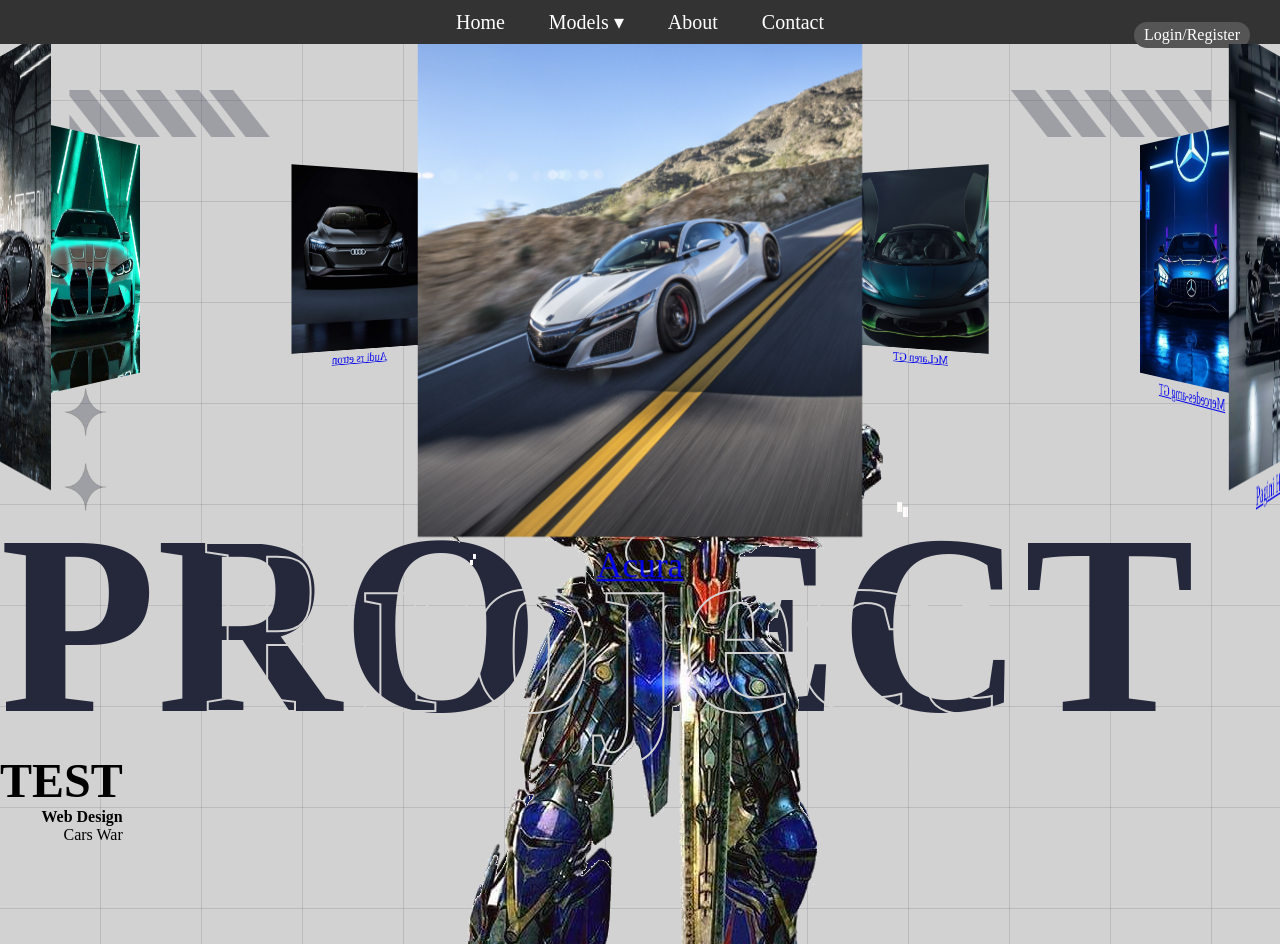
<file: car1.html>
<!DOCTYPE html>
<html lang="en">

<head>
    <meta charset="UTF-8">
    <meta name="viewport" content="width=device-width, initial-scale=1.0">
    <title>Document</title>
    <style>
        /*--removes default inner and outer spacing for all elements and make calculation for width,height  ,padding bordeer --*/

        * {
            margin: 0;
            /*inner*/
            padding: 0;
            /*outer*/
            box-sizing: border-box;
            /*calculation*/
        }

        /*--sets background colorl to light gray and add horizontal and vertical grid lines --*/
        body {
            background-color: #D2D2D2;
            background-image:
                repeating-linear-gradient(to right,
                    transparent 0 100px,
                    /* transparent from 0px → 100px */
                    #25283b22 100px 101px
                    /* faint line at 100–101px */
                ),
                /*--horizontal--*/
                repeating-linear-gradient(to bottom,
                    transparent 0 100px,
                    /* transparent from 0px → 100px */
                    #25283b22 100px 101px
                    /* faint line at 100–101px */
                );
            /*vertical set its darkness--*/
        }

        /* Dropdown container */
        .dropdown {
            position: relative;
            /*--child elements (like the dropdown menu) that use position: 	absolute; will be positioned relative to this .dropdown--*/
            display: inline-block;
            /*--The element behaves like an inline element (sits in a line 	with text/other elements).--*/
        }

        /* Dropdown menu (hidden by default) */
        .dropdown-content {
            display: none;
            /*--Hides the dropdown menu by default.
          It only becomes visible when you trigger it e.g., :hover--*/
            position: absolute;
            /*--This ensures the menu appears right under or near the 	dropdown button, not randomly on the page.--*/
            background-color: #333;
            /*--dark gray --*/
            min-width: 200px;
            /*--menu width --*/
            border-radius: 6px;
            /*--Rounds the corners of the menu with a radius of 6 	pixels, 	giving it a smooth look instead of sharp edges.	*--/
 	 box-shadow: 0px 8px 16px rgba(0,0,0,0.3);				/* horizintal shift, 	pushed down, blurred,black shadow with 	transparency--*/
            z-index: 1000;
            /*--Ensures the menu appears on top of other elements on the 	page.--*/
        }

        /* Dropdown links to <a> */
        .dropdown-content a {
            color: white;
            /*--Makes the text of the links white.--*/
            padding: 10px 14px;
            /*--Adds space inside each link (between text and edges).
	10px = top and bottom spacing.14px = left and right spacing.--*/
            text-decoration: none;
            /*--Removes the default underline that browsers put on 	links.--*/
            display: block;
            /*--Makes each link act like a block element and heightlight the 	block--*/
            font-size: 16px;
        }


        /* Show menu when hovering over parent */
        /*--Targets the .dropdown container when the user hovers--*/
        /*--This is the hidden menu inside the dropdown.--*/
        .dropdown:hover .dropdown-content {
            display: block;
            /*--Changes the .dropdown-content from none → block, making it 	visible.--*/
        }

        .navbar {
            display: flex;
            /*--turns an element into a flex container,Flexbox is used to easily             rrange and align items in rows or columns--*/
            justify-content: center;
            /*--Aligns all child elements horizontally in the center of the   	navbar.--*/
            align-items: center;
            /*--vertical,center--*/
            background-color: #333;
            /*-- dark gray color--*/
            padding: 10px 20px;
            position: relative;
        }


        .nav-left a,
        .nav-right a {
            color: white;
            font-size: 20px;
            text-decoration: none;
            margin: 0 20px;
            /*--Adds horizontal spacing between links:
	0 = no vertical margin (top/bottom).
	10px = spacing on left and right.--*/
        }

        .nav-center a,
        .nav-right a {
            color: white;
            padding: 4px 10px;
            background-color: #555;
            position: absolute;
            right: 10px;
            /*--Pushes the link 20px away from the right edge of      	its 	positioned parent (navbar).--*/
            border-radius: 50px;
            /* This creates the ellipse shape */
            font-size: 16px;
        }

        .navbar a:hover {
            background-color: #575757;
            /*--dark gray--*/
            transform: scale(1.2);
            /*--makes the link grow by 20% bigger when 	hovered--*/
            background: linear-gradient(red, orange, orange, white);
            /*--Creates a gradient background--*/
            -webkit-background-clip: text;
            /*--Makes the background only apply inside the text--*/
            -webkit-text-fill-color: transparent;
            /*--Makes the text’s normal color transparent so the gradient background is visible inside the text.
Without this, the text would still show as white.--*/

        }

        /*--Creates a pseudo-element before the <body>’s content
	Acts like a “ghost element” you can style, useful for 	decorations (like shadows, overlays,etc)--*/
        body::before {
            position: absolute;
            width: min(1400px, 90vw);
            top: 10%;
            left: 50%;
            height: 90%;
            transform: translateX(-50%);
            content: '';
            background-image: url(images/bg.png);
            background-size: 100%;
            background-repeat: no-repeat;
            background-position: top center;
            pointer-events: none;
        }
    </style>
    <link rel="stylesheet" href="style.css">
</head>

<body>

    <body>
        <nav class="navbar">
            <div class="nav-left">
                <a href="car.html">Home</a>

                <!-- Dropdown -->
                <div class="dropdown">
                    <a href="#">Models ▾</a>
                    <div class="dropdown-content">
                        <a href="white cura nsx.html">Acura NSX</a>
                        <a href="pagani zonda.html">Pagani Huayra</a>
                        <a href="mercedes-amg gt.html">Mercedes-AMG GT</a>
                        <a href="mclaren gt.html">McLaren GT</a>
                        <a href="lambo aventador.html">Lamborghini Aventador</a>
                        <a href="audi rsq etron.html">Audi RS e-tron</a>
                    </div>
                </div>

                <a href="ABOUT.html">About</a>
                <a href="contact.html">Contact</a>
            </div>
            <div class="nav-right">
                <a href="register.html">Login/Register</a>
            </div>
        </nav>


        <div class="banner">
            <div class="slider" style="--quantity: 8">

                <div class="item" style="--position: 1">
                    <a href="white cura nsx.html">
                        <img src="images/white cura nsx.jpg" alt="Car 1">Acura</img>
                    </a>
                </div>
                <div class="item" style="--position: 2">
                    <a href="pagani zonda.html">
                        <img src="images/pagani zonda.jpg" alt="Car 2"> Pagini Huayra
                    </a>
                </div>
                <div class="item" style="--position: 3">
                    <a href="mercedes-amg gt.html">
                        <img src="images/mercedes-amg gt.jpg" alt="Car 3">Mercedes-amg GT</img>
                    </a>
                </div>
                <div class="item" style="--position: 4">
                    <a href="mclaren gt.html">
                        <img src="images/mclaren gt.jpg" alt="Car 4">McLaren GT</img>
                    </a>
                </div>
                <div class="item" style="--position: 5">
                    <a href="lambo aventador.html">
                        <img src="images/lambo aventador.jpg" alt="Car 5">lamborgini aventador</img>
                    </a>
                </div>
                <div class="item" style="--position: 6">
                    <a href="audi rsq etron.html">
                        <img src="images/audi rsq etron.jpg" alt="Car 7">Audi rs etron</img>
                    </a>
                </div>
                <div class="item" style="--position: 7">
                    <a href="bmw m4.html">
                        <img src="images/bmw m4.jpg" alt="Car 9">
                    </a>
                </div>
                <div class="item" style="--position: 8">
                    <a href="bugatti chiron.html">
                        <img src="images/bugatti chiron.jpg" alt="Car 8">
                    </a>
                </div>
            </div>
            <div class="content">
                <h1 data-content="Project">
                    PROJECT

                </h1>
                <div class="author">
                    <h2>TEST</h2>
                    <p><b>Web Design</b></p>
                    <p>
                        Cars War
                    </p>
                </div>
                <div class="model">
                    <img src="images/model.png" alt="Model Image">
                </div>
            </div>
        </div>

    </body>

</html>
</file>
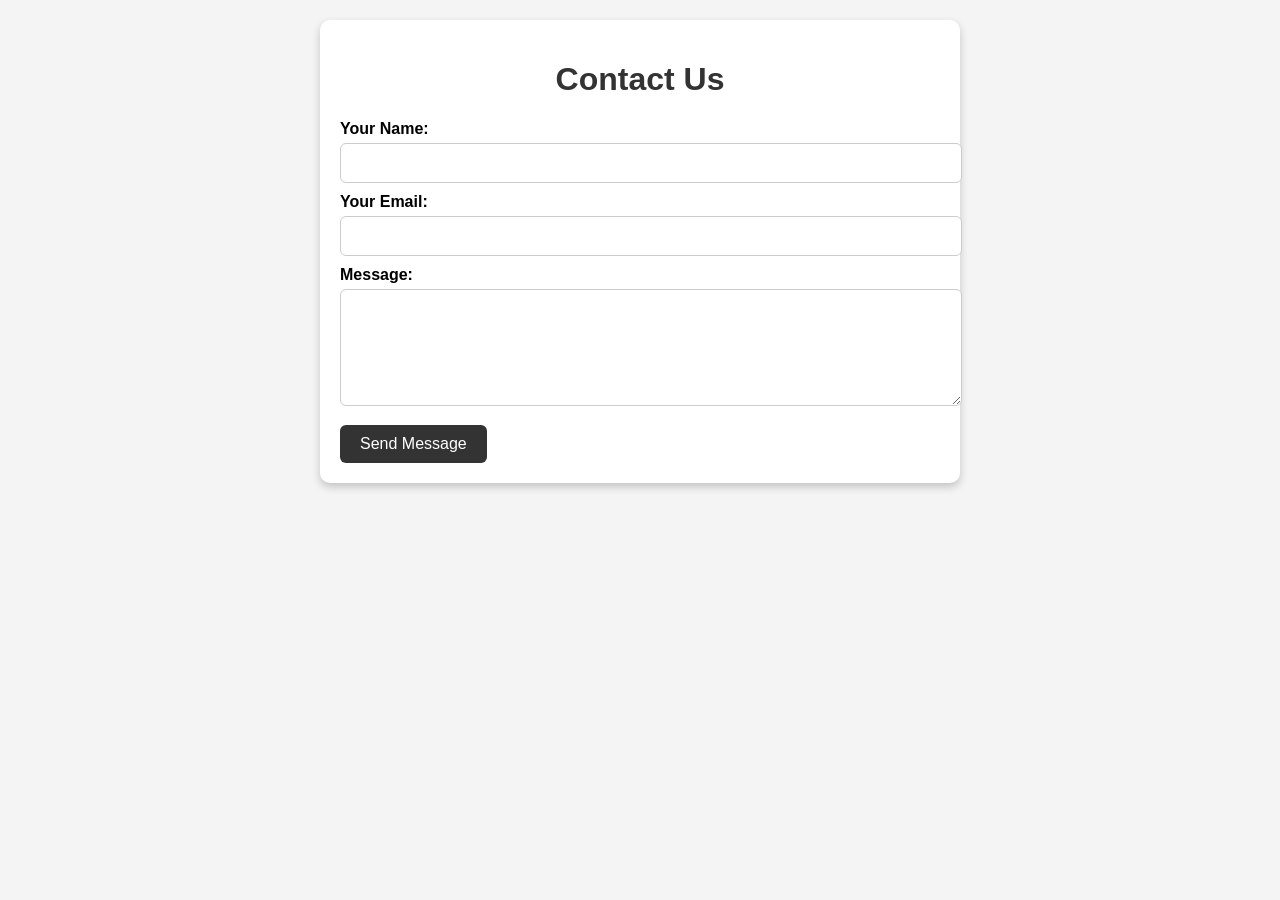
<file: contact.html>
<!DOCTYPE html>
<html lang="en">
<head>
  <meta charset="UTF-8">
  <meta name="viewport" content="width=device-width, initial-scale=1.0">
  <title>Contact Us</title>
  <style>
    body {
      font-family: Arial, sans-serif;
      background: #f4f4f4;
      margin: 0;
      padding: 20px;
    }
    .container {
      max-width: 600px;
      margin: auto;
      background: #fff;
      padding: 20px;
      border-radius: 10px;
      box-shadow: 0px 4px 8px rgba(0,0,0,0.2);
    }
    h1 {
      text-align: center;
      color: #333;
    }
    label {
      display: block;
      margin-top: 10px;
      font-weight: bold;
    }
    input, textarea {
      width: 100%;
      padding: 10px;
      margin-top: 5px;
      border-radius: 6px;
      border: 1px solid #ccc;
      font-size: 16px;
    }
    button {
      margin-top: 15px;
      padding: 10px 20px;
      background: #333;
      color: #fff;
      border: none;
      border-radius: 6px;
      cursor: pointer;
      font-size: 16px;
    }
    button:hover {
      background: #555;
    }
  </style>
</head>
<body>
  <div class="container">
    <h1>Contact Us</h1>
    <form action="mailto:sumitc0144@gmail.com" method="post" enctype="text/plain">
      <label for="name">Your Name:</label>
      <input type="text" id="name" name="name" required>

      <label for="email">Your Email:</label>
      <input type="email" id="email" name="email" required>

      <label for="message">Message:</label>
      <textarea id="message" name="message" rows="5" required></textarea>

      <button type="submit">Send Message</button>
    </form>
  </div>
</body>
</html>
</file>
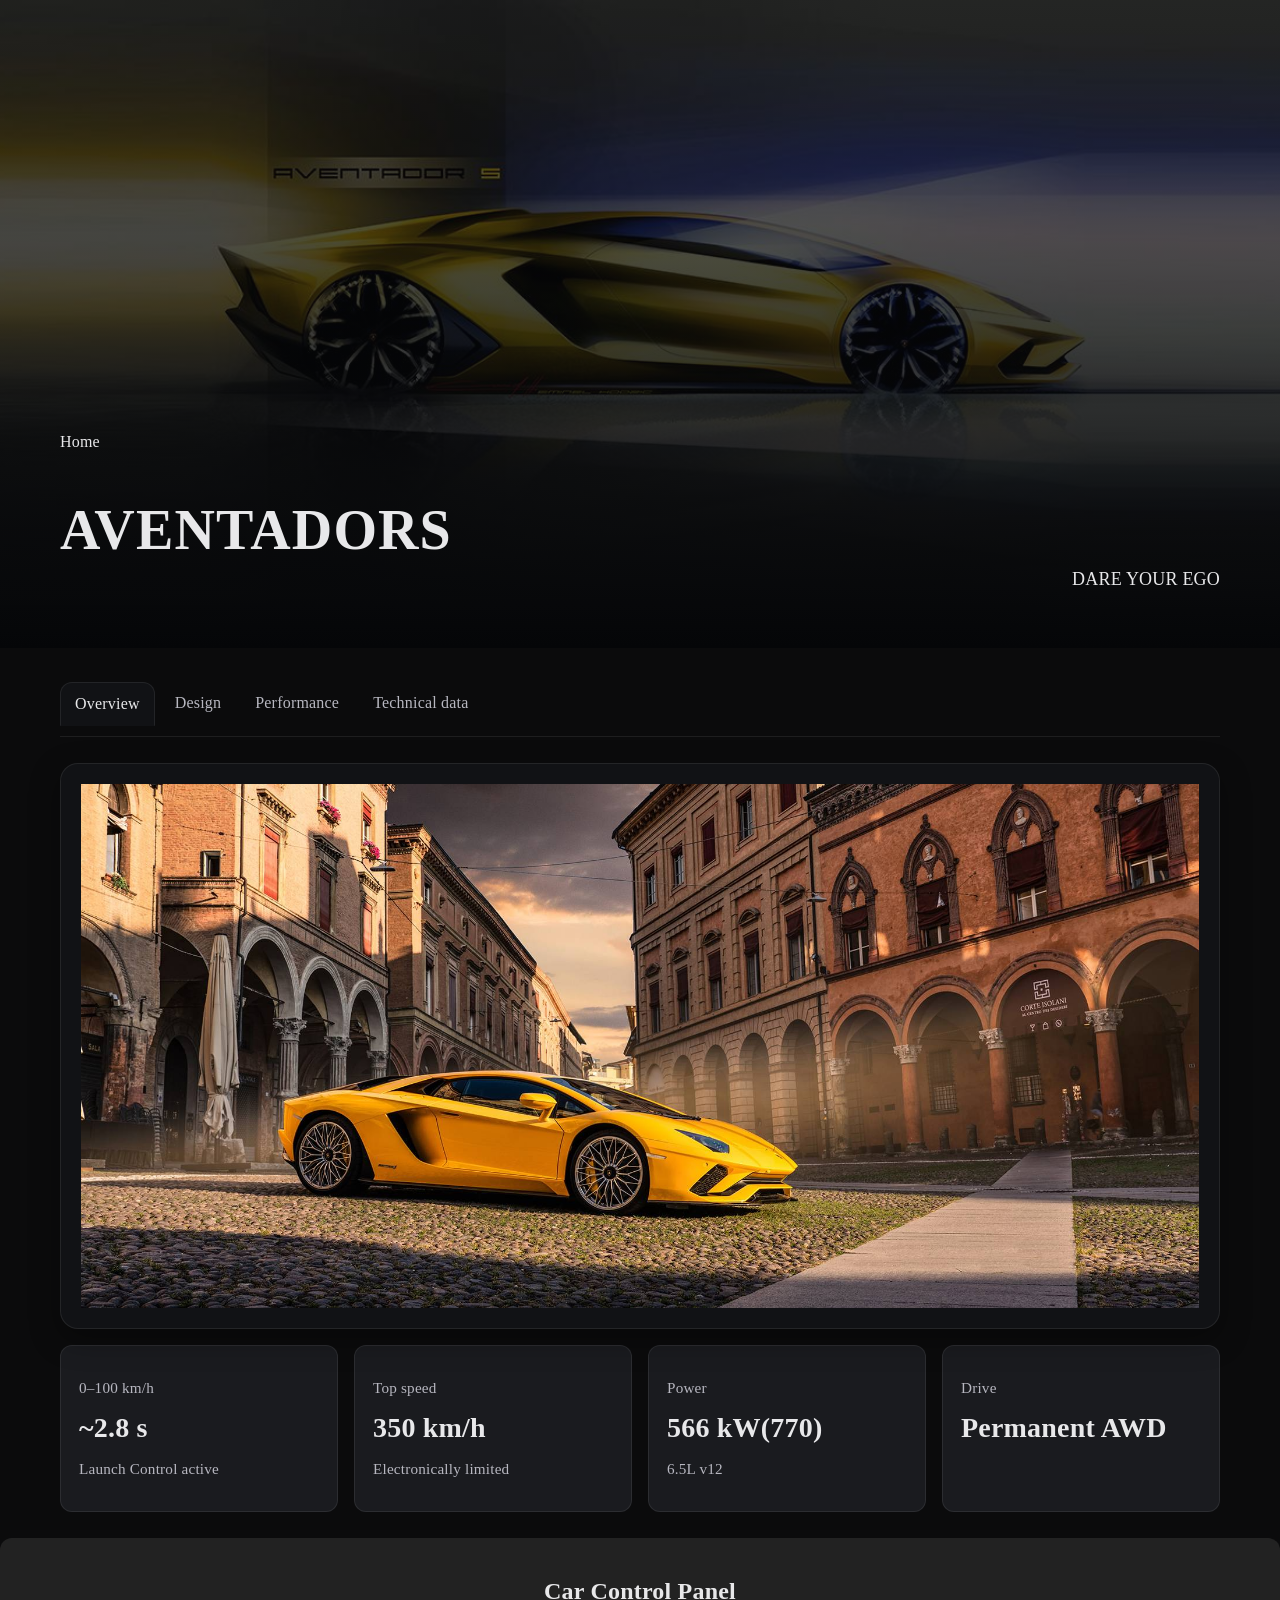
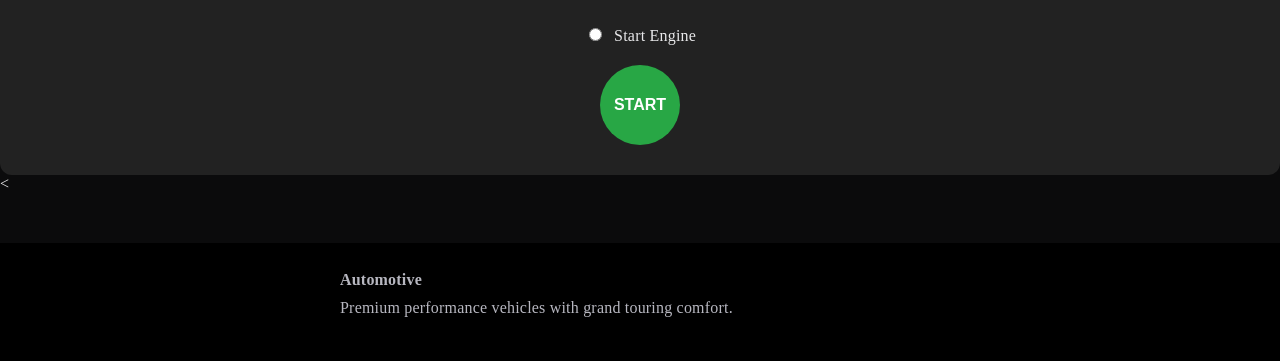
<file: lambo aventador.html>
<!DOCTYPE html>
<html lang="en">
<head>
  <meta charset="UTF-8" />
  <meta name="viewport" content="width=device-width, initial-scale=1" />
  <title>Luxury Coupe – Model Overview</title>
  <style>
    /* --------------------
      Base & Tokens
    -------------------- */
    :root{
      --bg:#0b0b0c;
      --surface:#111215;
      --surface-2:#1a1b1f;
      --text:#e8e8ea;
      --muted:#b7b7c0;
      --accent:#b39b6b; /* warm gold */
      --accent-2:#7ec8ff; /* highlight blue */
      --border:rgba(255,255,255,.08);
      --shadow:0 10px 30px rgba(0,0,0,.35);
      --radius:18px;
      --radius-sm:12px;
      --max:1200px;
    }
.controls {
      background: #222;
      padding: 20px;
      border-radius: 12px;
      text-align: center;
    }
    label {
      display: block;
      margin: 10px 0;
      cursor: pointer;
    }
    input[type="radio"] {
      margin-right: 8px;
    }
    .circle-btn {
      width: 80px;
      height: 80px;
      border-radius: 50%;
      border: none;
      margin: 10px;
      font-size: 16px;
      cursor: pointer;
      color: #fff;
      font-weight: bold;
    }
    #startBtn {
      background: #28a745;
    }
   

    *{box-sizing:border-box}
    html,body{height:100%}
    body{
      margin:0;
            color:var(--text);
      background:var(--bg);
      letter-spacing:.2px;
    }
    img{max-width:100%;display:block}
    a{color:inherit;text-decoration:none}


    /*------
      Hero
    -------------------- */
    .hero{position:relative;min-height:72vh;display:grid;place-items:end center;}
    .hero-media{position:absolute;inset:0;}
    .hero-media .bg{
      width:100%;height:100%;object-fit:cover;object-position:center;
     
    }
    .hero-overlay{position:absolute;inset:0;background:linear-gradient(180deg, rgba(5,6,8,.55) 0%, rgba(5,6,8,1) 100%)}
    .hero-inner{position:relative;z-index:1;max-width:var(--max);width:100%;padding:40px 20px;}

    
    .title-wrap{display:flex;flex-wrap:wrap;justify-content:space-between;align-items:flex-end;gap:16px}
    .h-title{font-size:clamp(28px, 6vw, 56px);font-weight:700;letter-spacing:.02em}
    .subtitle{text-align:left;font-size:clamp(14px, 2.2vw, 18px)}

      .btn{padding:12px 18px;border-radius:12px;border:1px solid var(--border);background:linear-gradient(180deg,#202228,#17181d);cursor:pointer}
    .btn.primary{border-color:transparent;background:linear-gradient(180deg,#cdb37f,#a08653);color:#161616;font-weight:600}
    .btn.ghost{background:transparent}

    /* --------------------
      Tabs (CSS-only)
    -------------------- */
    .tabs{max-width:var(--max);margin:24px auto 0;padding:0 20px}
    .tab-bar{display:flex;gap:6px;flex-wrap:wrap;border-bottom:1px solid var(--border)}
    .tab-bar label{padding:12px 14px;border-radius:12px 12px 0 0;color:var(--muted);cursor:pointer}
    .tab-bar label:hover{color:var(--text)}

    input[name="tab"]{position:absolute;left:-9999px}
    .tab-content{display:none;padding:26px 0}
    #tab-overview:checked ~ .tabs .tab-bar label[for="tab-overview"],
    #tab-design:checked   ~ .tabs .tab-bar label[for="tab-design"],
    #tab-performance:checked ~ .tabs .tab-bar label[for="tab-performance"],
    #tab-specs:checked ~ .tabs .tab-bar label[for="tab-specs"]{
      color:var(--text);
      background:var(--surface);
      border:1px solid var(--border);
      border-bottom-color:transparent;
    }
    #tab-overview:checked ~ .tabs #panel-overview,
    #tab-design:checked ~ .tabs #panel-design,
    #tab-performance:checked ~ .tabs #panel-performance,
    #tab-specs:checked ~ .tabs #panel-specs{display:block}

    /* --------------------
      Overview Panel
    -------------------- */
    .highlight-grid{display:grid;grid-template-columns:repeat(12,1fr);;gap:16px}
    .card{background:var(--surface);border:1px solid var(--border);border-radius:var(--radius);padding:20px;box-shadow:var(--shadow)}
    .card-hero{grid-column:1/-1;position:relative;overflow:hidden}
        .card-hero .caption{position:absolute;bottom:18px;left:18px;background:rgba(0,0,0,.45);backdrop-filter:blur(6px);padding:10px 14px;border-radius:12px;border:1px solid var(--border)}


    .metrics{grid-column:1/-1;display:grid;grid-template-columns:repeat(auto-fit,minmax(220px,1fr));gap:16px}
    .metric{background:var(--surface-2);border:1px solid var(--border);border-radius:var(--radius-sm);padding:18px}
    .metric h3{font-size:28px;margin:4px 0}
    .metric p{color:var(--muted);font-size:.95rem}

                
    /* --------------------
      Design Panel
    -------------------- */
    .design-grid{display:grid;grid-template-columns:repeat(auto-fit,minmax(260px,1fr));gap:16px}
    .design-card{background:var(--surface);border:1px solid var(--border);border-radius:var(--radius);overflow:hidden}
    .design-card img{height:180px;width:100%;object-fit:cover}
    .design-card .body{padding:16px}
   /*   Performance Panel
    -------------------- */
    .perf-wrap{display:grid;grid-template-columns:1fr;gap:16px}
    .spec-row{display:grid;grid-template-columns:repeat(4,1fr);gap:16px}
    @media (max-width:900px){.spec-row{grid-template-columns:repeat(2,1fr)}}
    .spec{background:var(--surface-2);border:1px solid var(--border);border-radius:var(--radius-sm);padding:18px}
    .spec .k{color:var(--muted);font-size:.85rem}
    .spec .v{font-size:22px;margin-top:6px}

    /* --------------------
      Specs Table
    -------------------- */
    .specs-table{border:1px solid var(--border);border-radius:var(--radius);overflow:hidden}
    table{width:100%;border-collapse:collapse;background:var(--surface)}
    th,td{padding:14px 16px;border-bottom:1px solid var(--border)}
    th{text-align:left;color:var(--muted);font-weight:500;background:linear-gradient(180deg,#17181c,#14151a)}
    tr:hover td{background:rgba(255,255,255,.02)}

        /* --------------------
      Footer
    -------------------- */
    footer{margin-top:50px;border-top:1px;background:black}
    .foot{max-width:50%;text-align:left;margin:0 auto;padding:28px 20px;color:var(--muted);display:grid;grid-template-columns:repeat(auto-fit, minmax(220px,1fr));gap:20px}
    .foot small{opacity:.8}
  </style>
</head>
<body>

  <!-- Hero -->
  <section class="hero">
    <div class="hero-media">
      <img class="bg" src="lamb.jpg" alt="Coupe at dusk"/>
      <div class="hero-overlay"></div>
    </div>

    <div class="hero-inner">
      <div class="breadcrumbs">
        <a href="car.html">Home</a>
      
             </div>

      <div class="title-wrap">
     
          <h1 class="h-title">AVENTADORS</h1>
          <p class="subtitle">DARE YOUR EGO</p>
      
                 </div>
  </section>

  <!-- CSS-only Tabs toggles -->
  <input type="radio" id="tab-overview"   name="tab" checked>
  <input type="radio" id="tab-design"     name="tab">
  <input type="radio" id="tab-performance"name="tab">
  <input type="radio" id="tab-specs"      name="tab">

  <section class="tabs">
    <div class="tab-bar">
      <label for="tab-overview">Overview</label>
      <label for="tab-design">Design</label>
      <label for="tab-performance">Performance</label>
      <label for="tab-specs">Technical data</label>
    </div>

    <!-- Overview Panel -->
    <div id="panel-overview" class="tab-content">
      <div class="highlight-grid">
        <article class="card card-hero">
          <img src="lambf.jpg" alt="Front 3/4 view">
                  </article>

        <div class="metrics">
          <div class="metric">
            <p>0–100 km/h</p>
            <h3>~2.8 s</h3>
            <p>Launch Control active</p>
          </div>
          <div class="metric">
            <p>Top speed</p>
            <h3> 350 km/h</h3>
            <p>Electronically limited</p>
          </div>
          <div class="metric">
            <p>Power</p>
            <h3>566 kW(770)</h3>
            <p>6.5L v12</p>
          </div>
          <div class="metric">
            <p>Drive</p>
            <h3>Permanent AWD</h3>
          </div>
        </div>

        
                        </div>
    </div>

    <!-- Design Panel -->
    <div id="panel-design" class="tab-content">
      <div class="design-grid">
        <article class="design-card">
          <img src="lamboex.jpg" alt="Exterior details"/>
          <div class="body">
            <h4>Exterior package</h4>
            <p>Ultra-lightweight materials developed for maximum performance give rise to breathtaking design. Enhanced aerodynamic profiles, a fully redesigned front end, larger side skirts, the omega-shaped rear wing and lighter, and higher exhaust outlets are incorporated into the feather-light carbon-fiber chassis. 
</p>
          </div>
        </article>
        <article class="design-card">
          <img src="lamboin.jpg" alt="Interior details"/>
          <div class="body">
            <h4>Interior package</h4>
            <p>The technological look of carbon fiber, featured in the monocoque as well as the doors, seats, center tunnel and console, coexists with a design of clear aeronautical inspiration, while the leather and Alcantara upholstery adds a bold touch to the luxurious interior. 
But it is the refined details of the cross-stitching and special SVJ plaque that confer a truly unique character to this remarkable engineering gem.
 </p>
          </div>
        </article>
             </div>
    </div>

    <!-- Performance Panel -->
    <div id="panel-performance" class="tab-content">
      <div class="perf-wrap">
        <div class="spec-row">
          <div class="spec"><div class="k">Engine</div><div class="v">Naturally aspirated 6.5 L (6,498 cc) V12, 60° configuration
</div></div>
          <div class="spec"><div class="k">Displacement</div><div class="v">6.5 L (for the V12 engine) </div></div>
          <div class="spec"><div class="k">Max output</div><div class="v">730 hp (544kw)

</div></div>
          <div class="spec"><div class="k">Max torque</div><div class="v">690 Nm</div></div>
        </div>
        <div class="spec-row">
          <div class="spec"><div class="k">Transmission</div><div class="v">7-speed Independent Shifting Rod (ISR) automated manual gearbox</div></div>
          <div class="spec"><div class="k">Drive</div><div class="v">All-wheel drive (AWD)</div></div>
          <div class="spec"><div class="k">0–100 km/h</div><div class="v">2.8 s </div></div>
          <div class="spec"><div class="k">Top speed</div><div class="v">~350 km/h (217 mph)
h</div></div>
        </div>
      </div>
    </div>

    <!-- Technical data Panel -->
    <div id="panel-specs" class="tab-content">
      <div class="specs-table">
        <table>
          <thead><!--not neccesarry-->
            <tr>
              <th>Category</th>
              <th>Item</th>
              <th>Value</th>
            </tr>
          </thead>
          <tbody>
            <tr>
              <td>Dimensions</td>
              <td>Length x Width x Height</td>
              <td>~4728 × 1984 × 1136–1354 mm
</td>
            </tr>
            <tr>
              <td>Dimensions</td>
              <td>Wheelbase</td>
              <td>2700 mm</td>
            </tr>
            <tr>
              <td>Weights</td>
              <td>Curb weight</td>
              <td>~1575–1970 kg</td>
            </tr>
            <tr>
              <td>Tyres</td>
              <td>Front / Rear</td>
              <td>Front: 255/35 R19 (or 265/35 R20)

Rear: 335/30 R20 (or 355/25 R21 )
</td>
            </tr>
           <tr>
              <td>Fuel</td>
              <td>Tank capacity</td>
              <td>85 liters </td>
            </tr>

          </tbody>
        </table>
      </div>
    </div>
  </section>
  <form action="p6.php" method="POST">
<div class="controls">
    <h2>Car Control Panel</h2>
    <form method="post">
      <label><input type="radio" name="action" value="engine" required> Start Engine</label>
            <div>
        <button type="submit" name="submit" value="start" id="startBtn" class="circle-btn">START</button>
              </div>
    </form>

  </div>

  </form>

  <
  <!-- Footer -->
  <footer>
    <div class="foot">
      <div>
        <strong>Automotive</strong>
        <p style="margin-top:10px;align-text:left;">Premium performance vehicles with grand touring comfort.</p>
      </div>
    </div>
  </footer>

</body>
</html>
</file>
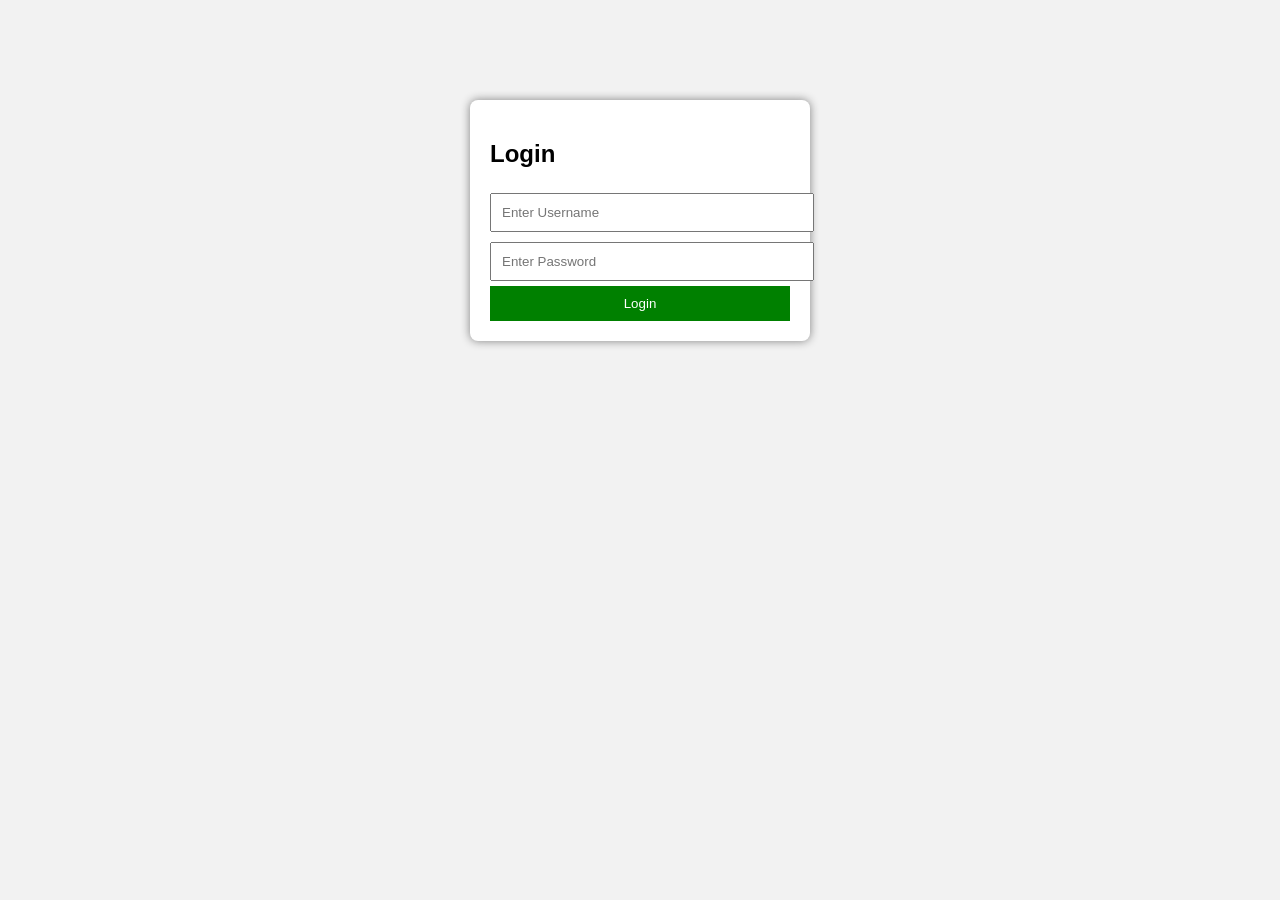
<file: login.html>
<!DOCTYPE html>
<html>
<head>
    <title>Login Page</title>
    <style>
        body { font-family: Arial; background: #f2f2f2; }
        .form-box {
            width: 300px; margin: 100px auto; padding: 20px;
            background: white; border-radius: 8px; box-shadow: 0 0 10px gray;
        }
        input { width: 100%; padding: 10px; margin: 5px 0; }
        button { width: 100%; padding: 10px; background: green; color: white; border: none; cursor: pointer; }
        button:hover { background: darkgreen; }
    </style>
</head>
<body>
    <div class="form-box">
        <h2>Login</h2>
        <form method="POST" action="login.php">
            <input type="text" name="username" placeholder="Enter Username" required>
            <input type="password" name="password" placeholder="Enter Password" required>
            <button type="submit">Login</button>
        </form>
    </div>
</body>
</html>
</file>
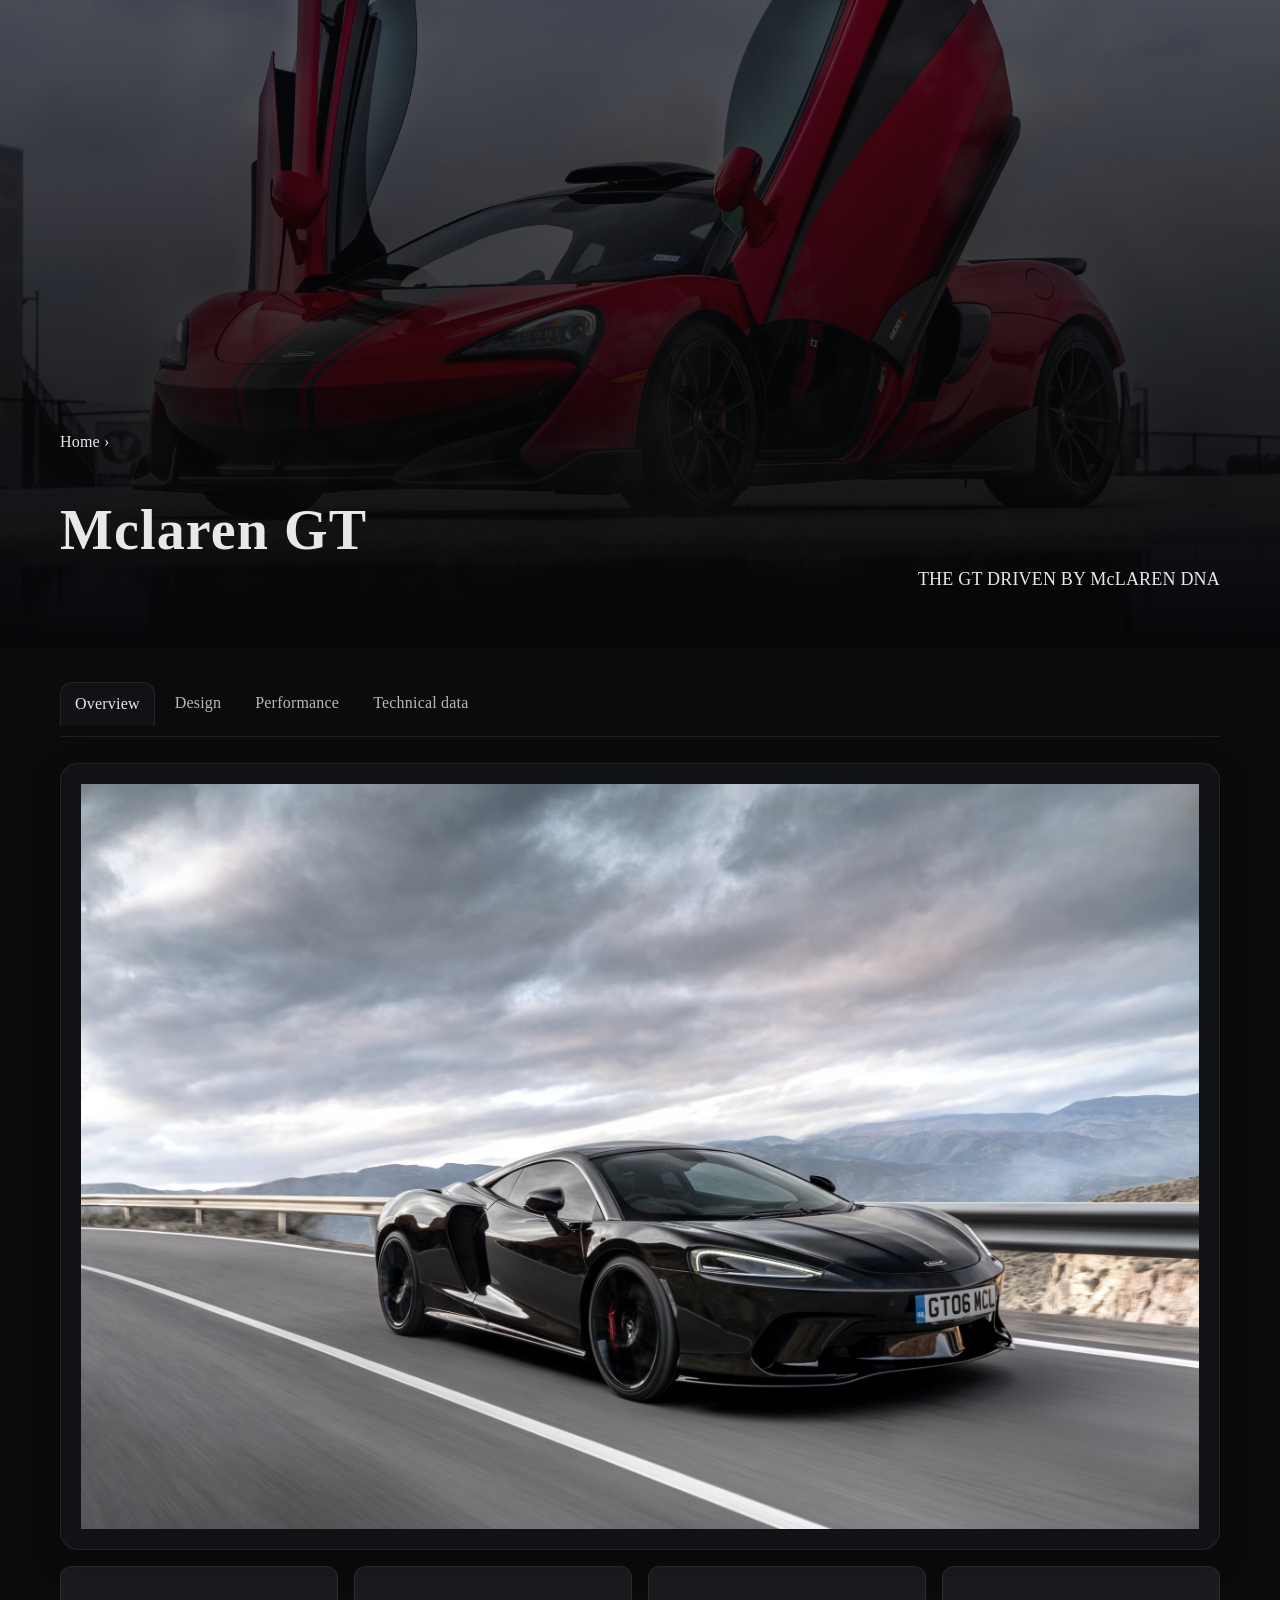
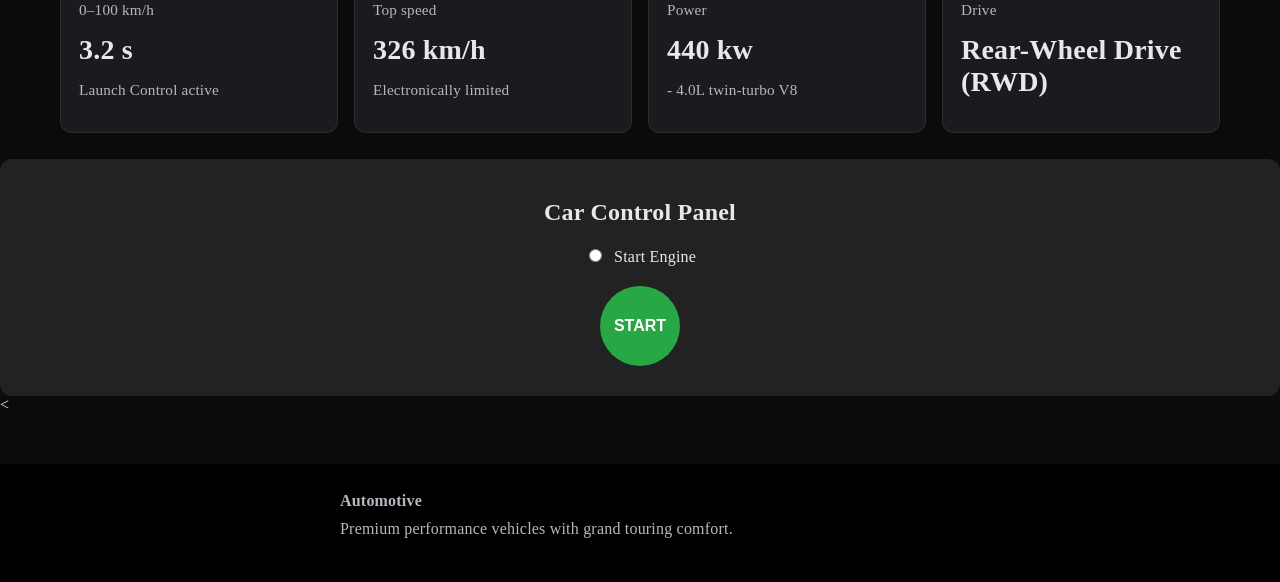
<file: mclaren gt.html>
<!DOCTYPE html>
<html lang="en">
<head>
  <meta charset="UTF-8" />
  <meta name="viewport" content="width=device-width, initial-scale=1" />
  <title>Luxury Coupe – Model Overview</title>
  <style>
    /* --------------------
      Base & Tokens
    -------------------- */
    :root{
      --bg:#0b0b0c;
      --surface:#111215;
      --surface-2:#1a1b1f;
      --text:#e8e8ea;
      --muted:#b7b7c0;
      --accent:#b39b6b; /* warm gold */
      --accent-2:#7ec8ff; /* highlight blue */
      --border:rgba(255,255,255,.08);
      --shadow:0 10px 30px rgba(0,0,0,.35);
      --radius:18px;
      --radius-sm:12px;
      --max:1200px;
    }
.controls {
      background: #222;
      padding: 20px;
      border-radius: 12px;
      text-align: center;
    }
    label {
      display: block;
      margin: 10px 0;
      cursor: pointer;
    }
    input[type="radio"] {
      margin-right: 8px;
    }
    .circle-btn {
      width: 80px;
      height: 80px;
      border-radius: 50%;
      border: none;
      margin: 10px;
      font-size: 16px;
      cursor: pointer;
      color: #fff;
      font-weight: bold;
    }
    #startBtn {
      background: #28a745;
    }
   

    *{box-sizing:border-box}
    html,body{height:100%}
    body{
      margin:0;
            color:var(--text);
      background:var(--bg);
      letter-spacing:.2px;
    }
    img{max-width:100%;display:block}
    a{color:inherit;text-decoration:none}


    /*------
      Hero
    -------------------- */
    .hero{position:relative;min-height:72vh;display:grid;place-items:end center;}
    .hero-media{position:absolute;inset:0;}
    .hero-media .bg{
      width:100%;height:100%;object-fit:cover;object-position:center;
     
    }
    .hero-overlay{position:absolute;inset:0;background:linear-gradient(180deg, rgba(5,6,8,.55) 0%, rgba(5,6,8,1) 100%)}
    .hero-inner{position:relative;z-index:1;max-width:var(--max);width:100%;padding:40px 20px;}

    
    .title-wrap{display:flex;flex-wrap:wrap;justify-content:space-between;align-items:flex-end;gap:16px}
    .h-title{font-size:clamp(28px, 6vw, 56px);font-weight:700;letter-spacing:.02em}
    .subtitle{text-align:left;font-size:clamp(14px, 2.2vw, 18px)}

      .btn{padding:12px 18px;border-radius:12px;border:1px solid var(--border);background:linear-gradient(180deg,#202228,#17181d);cursor:pointer}
    .btn.primary{border-color:transparent;background:linear-gradient(180deg,#cdb37f,#a08653);color:#161616;font-weight:600}
    .btn.ghost{background:transparent}

    /* --------------------
      Tabs (CSS-only)
    -------------------- */
    .tabs{max-width:var(--max);margin:24px auto 0;padding:0 20px}
    .tab-bar{display:flex;gap:6px;flex-wrap:wrap;border-bottom:1px solid var(--border)}
    .tab-bar label{padding:12px 14px;border-radius:12px 12px 0 0;color:var(--muted);cursor:pointer}
    .tab-bar label:hover{color:var(--text)}

    input[name="tab"]{position:absolute;left:-9999px}
    .tab-content{display:none;padding:26px 0}
    #tab-overview:checked ~ .tabs .tab-bar label[for="tab-overview"],
    #tab-design:checked   ~ .tabs .tab-bar label[for="tab-design"],
    #tab-performance:checked ~ .tabs .tab-bar label[for="tab-performance"],
    #tab-specs:checked ~ .tabs .tab-bar label[for="tab-specs"]{
      color:var(--text);
      background:var(--surface);
      border:1px solid var(--border);
      border-bottom-color:transparent;
    }
    #tab-overview:checked ~ .tabs #panel-overview,
    #tab-design:checked ~ .tabs #panel-design,
    #tab-performance:checked ~ .tabs #panel-performance,
    #tab-specs:checked ~ .tabs #panel-specs{display:block}

    /* --------------------
      Overview Panel
    -------------------- */
    .highlight-grid{display:grid;grid-template-columns:repeat(12,1fr);;gap:16px}
    .card{background:var(--surface);border:1px solid var(--border);border-radius:var(--radius);padding:20px;box-shadow:var(--shadow)}
    .card-hero{grid-column:1/-1;position:relative;overflow:hidden}
        .card-hero .caption{position:absolute;bottom:18px;left:18px;background:rgba(0,0,0,.45);backdrop-filter:blur(6px);padding:10px 14px;border-radius:12px;border:1px solid var(--border)}


    .metrics{grid-column:1/-1;display:grid;grid-template-columns:repeat(auto-fit,minmax(220px,1fr));gap:16px}
    .metric{background:var(--surface-2);border:1px solid var(--border);border-radius:var(--radius-sm);padding:18px}
    .metric h3{font-size:28px;margin:4px 0}
    .metric p{color:var(--muted);font-size:.95rem}

                
    /* --------------------
      Design Panel
    -------------------- */
    .design-grid{display:grid;grid-template-columns:repeat(auto-fit,minmax(260px,1fr));gap:16px}
    .design-card{background:var(--surface);border:1px solid var(--border);border-radius:var(--radius);overflow:hidden}
    .design-card img{height:180px;width:100%;object-fit:cover}
    .design-card .body{padding:16px}
   /*   Performance Panel
    -------------------- */
    .perf-wrap{display:grid;grid-template-columns:1fr;gap:16px}
    .spec-row{display:grid;grid-template-columns:repeat(4,1fr);gap:16px}
    @media (max-width:900px){.spec-row{grid-template-columns:repeat(2,1fr)}}
    .spec{background:var(--surface-2);border:1px solid var(--border);border-radius:var(--radius-sm);padding:18px}
    .spec .k{color:var(--muted);font-size:.85rem}
    .spec .v{font-size:22px;margin-top:6px}

    /* --------------------
      Specs Table
    -------------------- */
    .specs-table{border:1px solid var(--border);border-radius:var(--radius);overflow:hidden}
    table{width:100%;border-collapse:collapse;background:var(--surface)}
    th,td{padding:14px 16px;border-bottom:1px solid var(--border)}
    th{text-align:left;color:var(--muted);font-weight:500;background:linear-gradient(180deg,#17181c,#14151a)}
    tr:hover td{background:rgba(255,255,255,.02)}

        /* --------------------
      Footer
    -------------------- */
    footer{margin-top:50px;border-top:1px;background:black}
    .foot{max-width:50%;text-align:left;margin:0 auto;padding:28px 20px;color:var(--muted);display:grid;grid-template-columns:repeat(auto-fit, minmax(220px,1fr));gap:20px}
    .foot small{opacity:.8}
  </style>
</head>
<body>

  <!-- Hero -->
  <section class="hero">
    <div class="hero-media">
      <img class="bg" src="mc1.jpg" alt="Coupe at dusk"/>
      <div class="hero-overlay"></div>
    </div>

    <div class="hero-inner">
      <div class="breadcrumbs">
        <a href="car.html">Home</a>
        <span>›</span>
             </div>

      <div class="title-wrap">
     
          <h1 class="h-title">Mclaren GT</h1>
          <p class="subtitle">THE GT DRIVEN BY McLAREN DNA</p>
      
                 </div>
  </section>

  <!-- CSS-only Tabs toggles -->
  <input type="radio" id="tab-overview"   name="tab" checked>
  <input type="radio" id="tab-design"     name="tab">
  <input type="radio" id="tab-performance"name="tab">
  <input type="radio" id="tab-specs"      name="tab">

  <section class="tabs">
    <div class="tab-bar">
      <label for="tab-overview">Overview</label>
      <label for="tab-design">Design</label>
      <label for="tab-performance">Performance</label>
      <label for="tab-specs">Technical data</label>
    </div>

    <!-- Overview Panel -->
    <div id="panel-overview" class="tab-content">
      <div class="highlight-grid">
        <article class="card card-hero">
          <img src="mcf.jpg" alt="Front 3/4 view">
                  </article>

        <div class="metrics">
          <div class="metric">
            <p>0–100 km/h</p>
            <h3>3.2 s</h3>
            <p>Launch Control active</p>
          </div>
          <div class="metric">
            <p>Top speed</p>
            <h3> 326 km/h</h3>
            <p>Electronically limited</p>
          </div>
          <div class="metric">
            <p>Power</p>
            <h3>440 kw</h3>
            <p>-  4.0L twin-turbo V8
</p>
          </div>
          <div class="metric">
            <p>Drive</p>
            <h3>Rear-Wheel Drive (RWD)</h3>
                      </div>
        </div>

        
                        </div>
    </div>

    <!-- Design Panel -->
    <div id="panel-design" class="tab-content">
      <div class="design-grid">
        <article class="design-card">
          <img src="mcex.jpg" alt="Exterior details"/>
          <div class="body">
            <h4>Exterior package</h4>
            <p>The McLaren GT’s exterior packages are crafted to elevate its grand touring persona with a blend of elegance and aerodynamic precision. Its sleek silhouette is built around the MonoCell II-T carbon fibre chassis, complemented by signature dihedral doors and a fixed swan-tail spoiler that adds visual drama and stability. Optional packages like the Premium Pack introduce chrome-tipped headlight bezels, gloss black mirror casings, and a power-operated tailgate for added sophistication, while the Black Pack swaps in stealthy gloss black accents for a more aggressive look. For those seeking bespoke flair, McLaren Special Operations (MSO) offers custom paint finishes, carbon fibre detailing, and exclusive wheel designs that make each GT truly unique.</p>
          </div>
        </article>
        <article class="design-card">
          <img src="mcin.jpg" alt="Interior details
"/>
          <div class="body">
            <h4>Interior package</h4>
            <p>The McLaren GT’s interior blends luxury with performance, featuring premium materials like Nappa leather, Alcantara, or even cashmere in MSO editions. It includes heated, power-adjustable seats, a sleek infotainment system, ambient lighting, and an optional Bowers & Wilkins audio setup—all designed for comfort and style on long journeys.
</p>
          </div>
        </article>
<article class="design-card">
          <img src="mcen.jpg" alt="Interior details
"/>
          <div class="body">
            <h4>Engine package</h4>
            <p>It's engineered for incredible performance, of course. But as a McLaren, it's also crafted to deliver ultimate engagement. Nowhere is this approach more apparent than in the way the supercar's V8 engine sounds, feels and responds.
</p>
          </div>
        </article>
       
             </div>
    </div>

    <!-- Performance Panel -->
    <div id="panel-performance" class="tab-content">
      <div class="perf-wrap">
        <div class="spec-row">
          <div class="spec"><div class="k">Engine</div><div class="v"> 4.0L Twin-Turbocharged Aluminum-Alloy V8.
</div></div>
          <div class="spec"><div class="k">Displacement</div><div class="v">3994 cc</div></div>
          <div class="spec"><div class="k">Max output</div><div class="v">- 611.5 Bhp (~456 kW)

</div></div>
          <div class="spec"><div class="k">Max torque</div><div class="v">630 Nm</div></div>
        </div>
        <div class="spec-row">
          <div class="spec"><div class="k">Transmission</div><div class="v">- 7-Speed Dual-Clutch Automatic (Seamless Shift Gearbox)
</div></div>
          <div class="spec"><div class="k">Drive</div><div class="v">Rear-wheel drive(RWD)</div></div>
          <div class="spec"><div class="k">0–100 km/h</div><div class="v">3.2 s </div></div>
          <div class="spec"><div class="k">Top speed</div><div class="v">326 km/h </div></div>
        </div>
      </div>
    </div>

    <!-- Technical data Panel -->
    <div id="panel-specs" class="tab-content">
      <div class="specs-table">
        <table>
          <thead><!--not neccesarry-->
            <tr>
              <th>Category</th>
              <th>Item</th>
              <th>Value</th>
            </tr>
          </thead>
          <tbody>
            <tr>
              <td>Dimensions</td>
              <td>Length x Width x Height</td>
              <td>- 4683 × 2095 × 1213 mm



</td>
            </tr>
            <tr>
              <td>Dimensions</td>
              <td>Wheelbase</td>
              <td>2670 mm</td>
            </tr>
            <tr>
              <td>Weights</td>
              <td>Curb weight</td>
              <td>1350 kg</td>
            </tr>
            <tr>
              <td>Tyres</td>
              <td>Front / Rear</td>
              <td>- Front: 225/35 R20,- Rear: 295/30 R21



</td>
            </tr>
            <tr>
              <td>Fuel</td>
              <td>Tank capacity</td>
              <td>4.0L Twin-Turbo V8</td>
            </tr>

          </tbody>
        </table>
      </div>
    </div>
  </section>
  <form action="p5.php" method="POST">
<div class="controls">
    <h2>Car Control Panel</h2>
    <form method="post" >
      <label><input type="radio" name="action" value="engine" required> Start Engine</label>
            <div>
        <button type="submit" name="submit" value="start" id="startBtn" class="circle-btn">START</button>
              </div>
    </form>

  </div>

  </form>

  <
  <!-- Footer -->
  <footer>
    <div class="foot">
      <div>
        <strong>Automotive</strong>
        <p style="margin-top:10px;align-text:left;">Premium performance vehicles with grand touring comfort.</p>
      </div>
    </div>
  </footer>

</body>
</html>
</file>
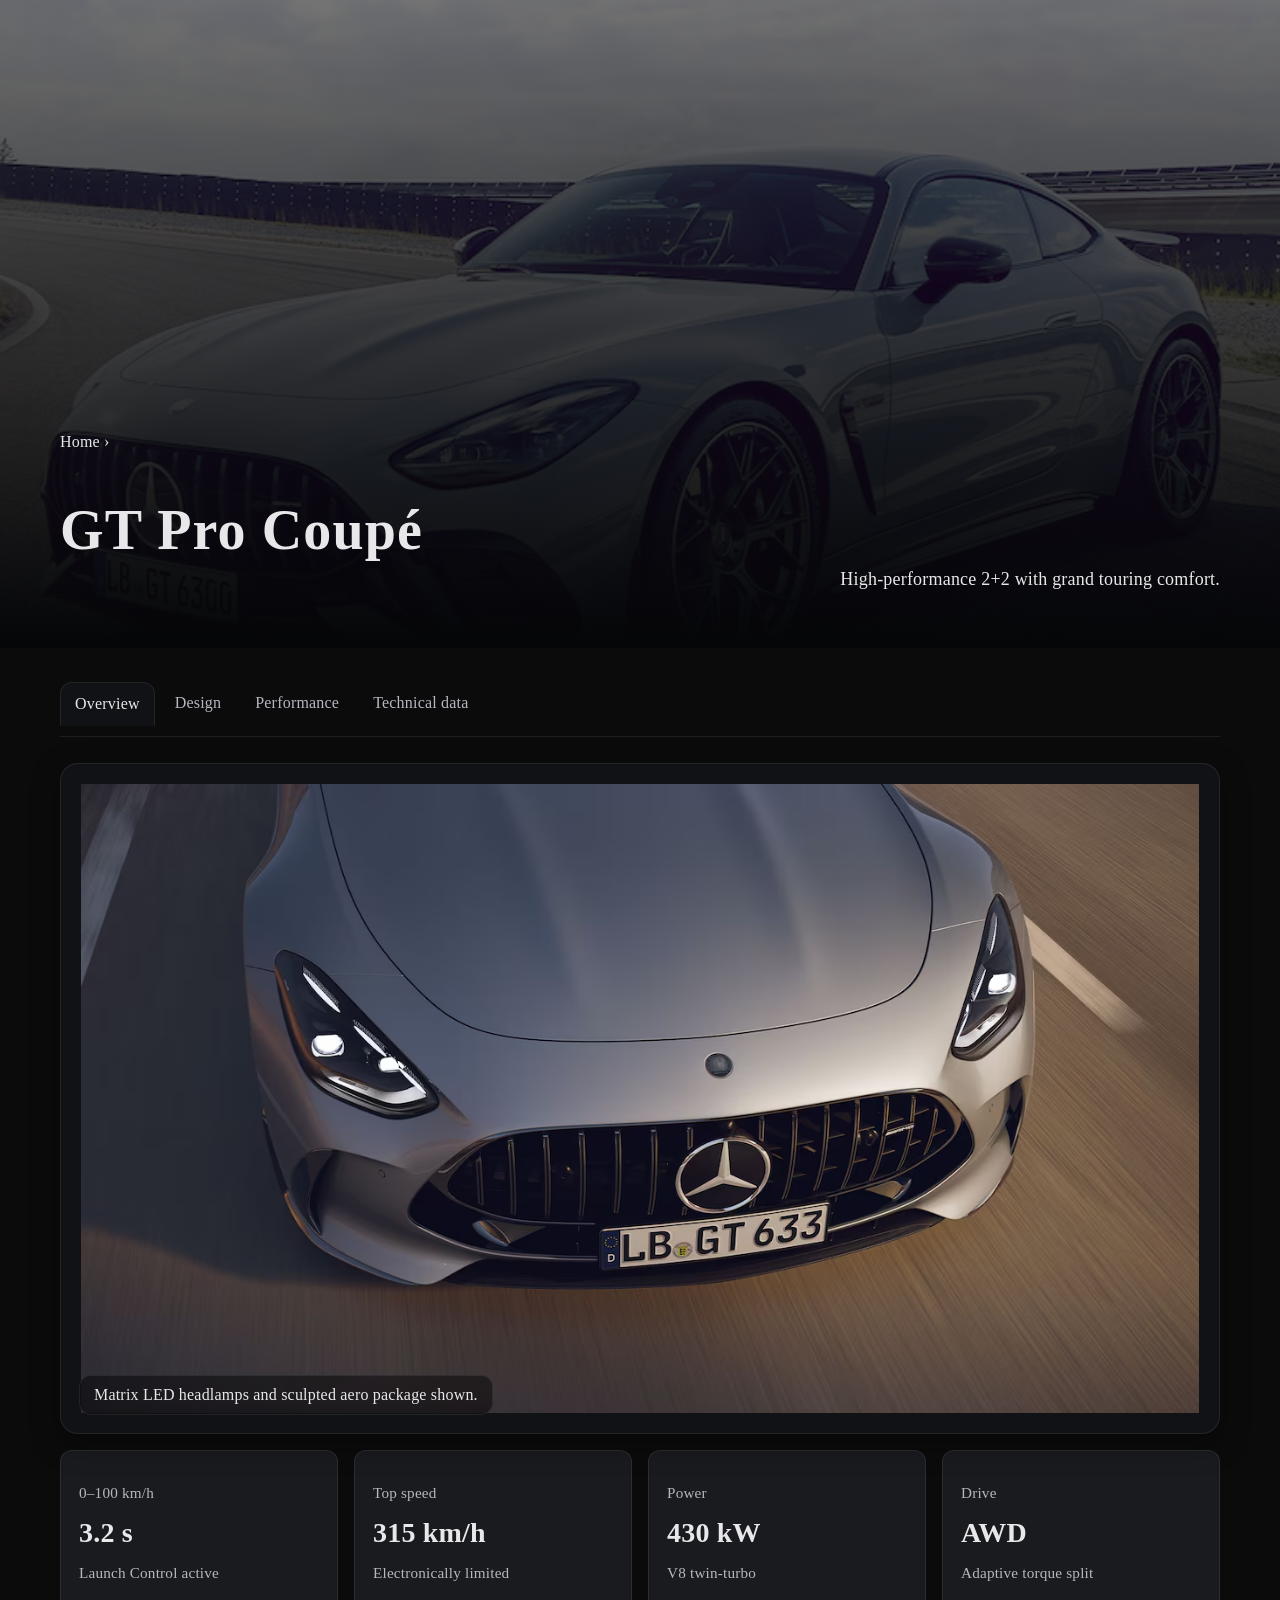
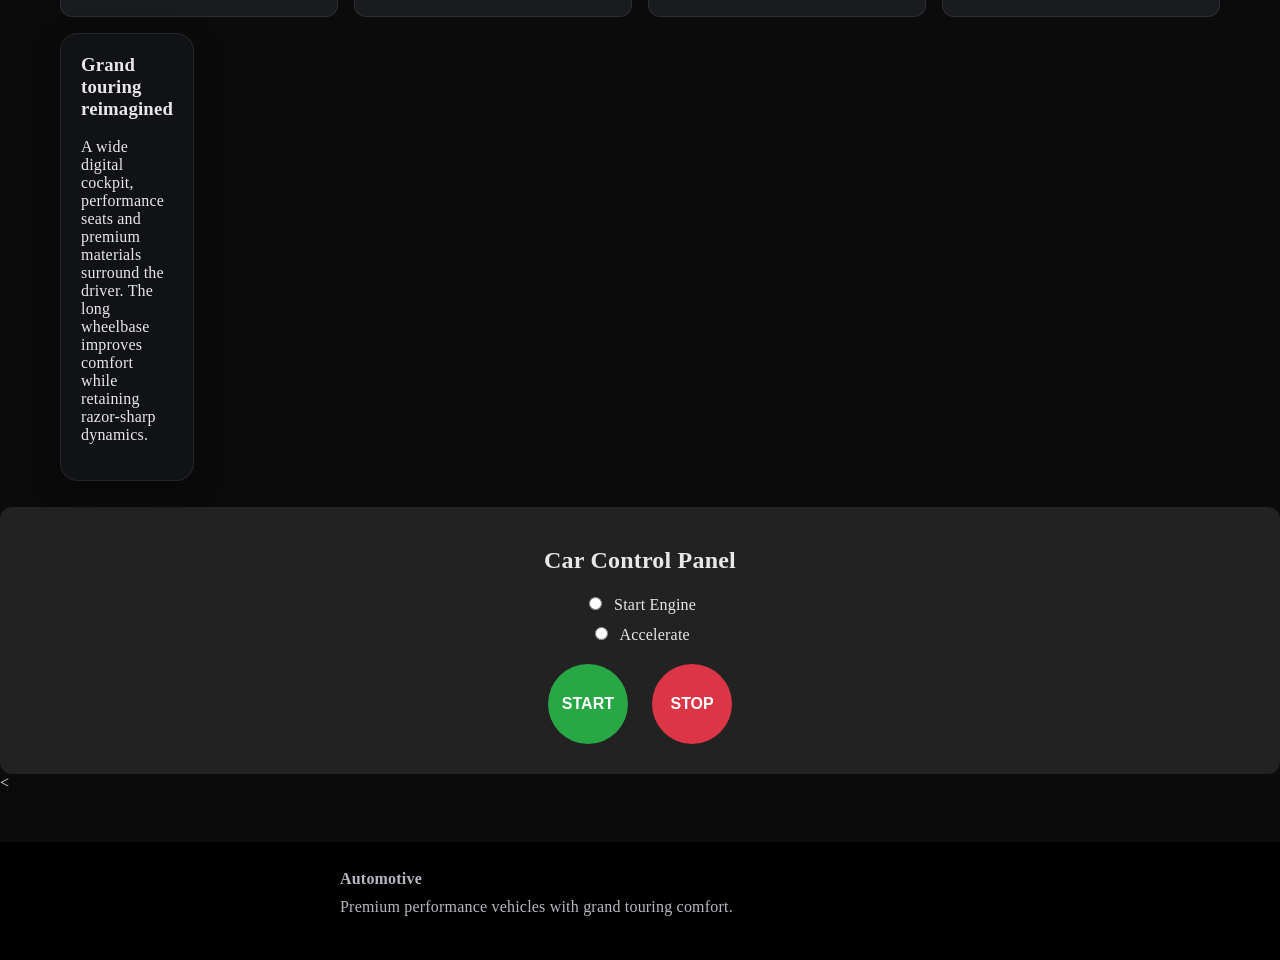
<file: mercedes-amg gt.html>
<!DOCTYPE html>
<html lang="en">
<head>
  <meta charset="UTF-8" />
  <meta name="viewport" content="width=device-width, initial-scale=1" />
  <title>Luxury Coupe – Model Overview</title>
  <style>
    /* --------------------
      Base & Tokens
    -------------------- */
    :root{
      --bg:#0b0b0c;
      --surface:#111215;
      --surface-2:#1a1b1f;
      --text:#e8e8ea;
      --muted:#b7b7c0;
      --accent:#b39b6b; /* warm gold */
      --accent-2:#7ec8ff; /* highlight blue */
      --border:rgba(255,255,255,.08);
      --shadow:0 10px 30px rgba(0,0,0,.35);
      --radius:18px;
      --radius-sm:12px;
      --max:1200px;
    }
.controls {
      background: #222;
      padding: 20px;
      border-radius: 12px;
      text-align: center;
    }
    label {
      display: block;
      margin: 10px 0;
      cursor: pointer;
    }
    input[type="radio"] {
      margin-right: 8px;
    }
    .circle-btn {
      width: 80px;
      height: 80px;
      border-radius: 50%;
      border: none;
      margin: 10px;
      font-size: 16px;
      cursor: pointer;
      color: #fff;
      font-weight: bold;
    }
    #startBtn {
      background: #28a745;
    }
    #stopBtn {
      background: #dc3545;
    }


    *{box-sizing:border-box}
    html,body{height:100%}
    body{
      margin:0;
            color:var(--text);
      background:var(--bg);
      letter-spacing:.2px;
    }
    img{max-width:100%;display:block}
    a{color:inherit;text-decoration:none}


    /*------
      Hero
    -------------------- */
    .hero{position:relative;min-height:72vh;display:grid;place-items:end center;}
    .hero-media{position:absolute;inset:0;}
    .hero-media .bg{
      width:100%;height:100%;object-fit:cover;object-position:center;
     
    }
    .hero-overlay{position:absolute;inset:0;background:linear-gradient(180deg, rgba(5,6,8,.55) 0%, rgba(5,6,8,1) 100%)}
    .hero-inner{position:relative;z-index:1;max-width:var(--max);width:100%;padding:40px 20px;}

    
    .title-wrap{display:flex;flex-wrap:wrap;justify-content:space-between;align-items:flex-end;gap:16px}
    .h-title{font-size:clamp(28px, 6vw, 56px);font-weight:700;letter-spacing:.02em}
    .subtitle{text-align:left;font-size:clamp(14px, 2.2vw, 18px)}

      .btn{padding:12px 18px;border-radius:12px;border:1px solid var(--border);background:linear-gradient(180deg,#202228,#17181d);cursor:pointer}
    .btn.primary{border-color:transparent;background:linear-gradient(180deg,#cdb37f,#a08653);color:#161616;font-weight:600}
    .btn.ghost{background:transparent}

    /* --------------------
      Tabs (CSS-only)
    -------------------- */
    .tabs{max-width:var(--max);margin:24px auto 0;padding:0 20px}
    .tab-bar{display:flex;gap:6px;flex-wrap:wrap;border-bottom:1px solid var(--border)}
    .tab-bar label{padding:12px 14px;border-radius:12px 12px 0 0;color:var(--muted);cursor:pointer}
    .tab-bar label:hover{color:var(--text)}

    input[name="tab"]{position:absolute;left:-9999px}
    .tab-content{display:none;padding:26px 0}
    #tab-overview:checked ~ .tabs .tab-bar label[for="tab-overview"],
    #tab-design:checked   ~ .tabs .tab-bar label[for="tab-design"],
    #tab-performance:checked ~ .tabs .tab-bar label[for="tab-performance"],
    #tab-specs:checked ~ .tabs .tab-bar label[for="tab-specs"]{
      color:var(--text);
      background:var(--surface);
      border:1px solid var(--border);
      border-bottom-color:transparent;
    }
    #tab-overview:checked ~ .tabs #panel-overview,
    #tab-design:checked ~ .tabs #panel-design,
    #tab-performance:checked ~ .tabs #panel-performance,
    #tab-specs:checked ~ .tabs #panel-specs{display:block}

    /* --------------------
      Overview Panel
    -------------------- */
    .highlight-grid{display:grid;grid-template-columns:repeat(12,1fr);gap:16px}
    .card{background:var(--surface);border:1px solid var(--border);border-radius:var(--radius);padding:20px;box-shadow:var(--shadow)}
    .card-hero{grid-column:1/-1;position:relative;overflow:hidden}
        .card-hero .caption{position:absolute;bottom:18px;left:18px;background:rgba(0,0,0,.45);backdrop-filter:blur(6px);padding:10px 14px;border-radius:12px;border:1px solid var(--border)}


    .metrics{grid-column:1/-1;display:grid;grid-template-columns:repeat(auto-fit,minmax(220px,1fr));gap:16px}
    .metric{background:var(--surface-2);border:1px solid var(--border);border-radius:var(--radius-sm);padding:18px}
    .metric h3{font-size:28px;margin:4px 0}
    .metric p{color:var(--muted);font-size:.95rem}

                
    /* --------------------
      Design Panel
    -------------------- */
    .design-grid{display:grid;grid-template-columns:repeat(auto-fit,minmax(260px,1fr));gap:16px}
    .design-card{background:var(--surface);border:1px solid var(--border);border-radius:var(--radius);overflow:hidden}
    .design-card img{height:180px;width:100%;object-fit:cover}
    .design-card .body{padding:16px}
   /*   Performance Panel
    -------------------- */
    .perf-wrap{display:grid;grid-template-columns:1fr;gap:16px}
    .spec-row{display:grid;grid-template-columns:repeat(4,1fr);gap:16px}
    @media (max-width:900px){.spec-row{grid-template-columns:repeat(2,1fr)}}
    .spec{background:var(--surface-2);border:1px solid var(--border);border-radius:var(--radius-sm);padding:18px}
    .spec .k{color:var(--muted);font-size:.85rem}
    .spec .v{font-size:22px;margin-top:6px}

    /* --------------------
      Specs Table
    -------------------- */
    .specs-table{border:1px solid var(--border);border-radius:var(--radius);overflow:hidden}
    table{width:100%;border-collapse:collapse;background:var(--surface)}
    th,td{padding:14px 16px;border-bottom:1px solid var(--border)}
    th{text-align:left;color:var(--muted);font-weight:500;background:linear-gradient(180deg,#17181c,#14151a)}
    tr:hover td{background:rgba(255,255,255,.02)}

        /* --------------------
      Footer
    -------------------- */
    footer{margin-top:50px;border-top:1px;background:black}
    .foot{max-width:50%;text-align:left;margin:0 auto;padding:28px 20px;color:var(--muted);display:grid;grid-template-columns:repeat(auto-fit, minmax(220px,1fr));gap:20px}
    .foot small{opacity:.8}
  </style>
</head>
<body>

  <!-- Hero -->
  <section class="hero">
    <div class="hero-media">
      <img class="bg" src="merceds ex.jpg" alt="Coupe at dusk"/>
      <div class="hero-overlay"></div>
    </div>

    <div class="hero-inner">
      <div class="breadcrumbs">
        <a href="car.html">Home</a>
        <span>›</span>
             </div>

      <div class="title-wrap">
     
          <h1 class="h-title">GT Pro Coupé</h1>
          <p class="subtitle">High-performance 2+2 with grand touring comfort.</p>
      
                 </div>
  </section>

  <!-- CSS-only Tabs toggles -->
  <input type="radio" id="tab-overview"   name="tab" checked>
  <input type="radio" id="tab-design"     name="tab">
  <input type="radio" id="tab-performance"name="tab">
  <input type="radio" id="tab-specs"      name="tab">

  <section class="tabs">
    <div class="tab-bar">
      <label for="tab-overview">Overview</label>
      <label for="tab-design">Design</label>
      <label for="tab-performance">Performance</label>
      <label for="tab-specs">Technical data</label>
    </div>

    <!-- Overview Panel -->
    <div id="panel-overview" class="tab-content">
      <div class="highlight-grid">
        <article class="card card-hero">
          <img src="merf.jpg" alt="Front 3/4 view">
          <div class="caption">Matrix LED headlamps and sculpted aero package shown.</div>
        </article>

        <div class="metrics">
          <div class="metric">
            <p>0–100 km/h</p>
            <h3>3.2 s</h3>
            <p>Launch Control active</p>
          </div>
          <div class="metric">
            <p>Top speed</p>
            <h3>315 km/h</h3>
            <p>Electronically limited</p>
          </div>
          <div class="metric">
            <p>Power</p>
            <h3>430 kW</h3>
            <p>V8 twin‑turbo</p>
          </div>
          <div class="metric">
            <p>Drive</p>
            <h3>AWD</h3>
            <p>Adaptive torque split</p>
          </div>
        </div>

        
                   <div class="card">
            <h3 style="margin-top:0">Grand touring reimagined</h3>
            <p>A wide digital cockpit, performance seats and premium materials surround the driver. The long wheelbase improves comfort while retaining razor-sharp dynamics.</p>
                     </div>
   
      </div>
    </div>

    <!-- Design Panel -->
    <div id="panel-design" class="tab-content">
      <div class="design-grid">
        <article class="design-card">
          <img src="mex.jpg" alt="Exterior details"/>
          <div class="body">
            <h4>Exterior package</h4>
            <p>Sculpted bodywork with active aero elements and forged wheels.</p>
          </div>
        </article>
        <article class="design-card">
          <img src="min.jpg" alt="Interior details"/>
          <div class="body">
            <h4>Interior package</h4>
            <p>Performance seats with integrated headrests and premium upholstery.</p>
          </div>
        </article>
        <article class="design-card">
          <img src="merperfo.jpg" alt="Lighting"/>
          <div class="body">
            <h4>Lighting</h4>
            <p style="color:var(--muted)">Signature light graphic with adaptive high-beam technology.</p>
          </div>
        </article>
      </div>
    </div>

    <!-- Performance Panel -->
    <div id="panel-performance" class="tab-content">
      <div class="perf-wrap">
        <div class="spec-row">
          <div class="spec"><div class="k">Engine</div><div class="v">V8 bi‑turbo</div></div>
          <div class="spec"><div class="k">Displacement</div><div class="v">3982 cm³</div></div>
          <div class="spec"><div class="k">Max output</div><div class="v">430 kW</div></div>
          <div class="spec"><div class="k">Max torque</div><div class="v">800 Nm</div></div>
        </div>
        <div class="spec-row">
          <div class="spec"><div class="k">Transmission</div><div class="v">9‑speed automatic</div></div>
          <div class="spec"><div class="k">Drive</div><div class="v">All‑wheel drive</div></div>
          <div class="spec"><div class="k">0–100 km/h</div><div class="v">3.2 s</div></div>
          <div class="spec"><div class="k">Top speed</div><div class="v">315 km/h</div></div>
        </div>
      </div>
    </div>

    <!-- Technical data Panel -->
    <div id="panel-specs" class="tab-content">
      <div class="specs-table">
        <table>
          <thead><!--not neccesarry-->
            <tr>
              <th>Category</th>
              <th>Item</th>
              <th>Value</th>
            </tr>
          </thead>
          <tbody>
            <tr>
              <td>Dimensions</td>
              <td>Length x Width x Height</td>
              <td>4728 × 1984 × 1354 mm</td>
            </tr>
            <tr>
              <td>Dimensions</td>
              <td>Wheelbase</td>
              <td>2700 mm</td>
            </tr>
            <tr>
              <td>Weights</td>
              <td>Curb weight</td>
              <td>1970 kg</td>
            </tr>
            <tr>
              <td>Tyres</td>
              <td>Front / Rear</td>
              <td>265/35 R20 • 305/30 R20</td>
            </tr>
            <tr>
              <td>Fuel</td>
              <td>Tank capacity</td>
              <td>80 L</td>
            </tr>
          </tbody>
        </table>
      </div>
    </div>
  </section>
  <form action="p1.php" method="POST">
<div class="controls">
    <h2>Car Control Panel</h2>
    <form method="post">
      <label><input type="radio" name="action" value="engine" required> Start Engine</label>
      <label><input type="radio" name="action" value="accelerate"> Accelerate</label>

      <div>
        <button type="submit" name="submit" value="start" id="startBtn" class="circle-btn">START</button>
        <button type="submit" name="submit" value="stop" id="stopBtn" class="circle-btn">STOP</button>
      </div>
    </form>

  </div>

  </form>

  <
  <!-- Footer -->
  <footer>
    <div class="foot">
      <div>
        <strong>Automotive</strong>
        <p style="margin-top:10px;align-text:left;">Premium performance vehicles with grand touring comfort.</p>
      </div>
    </div>
  </footer>

</body>
</html>
</file>
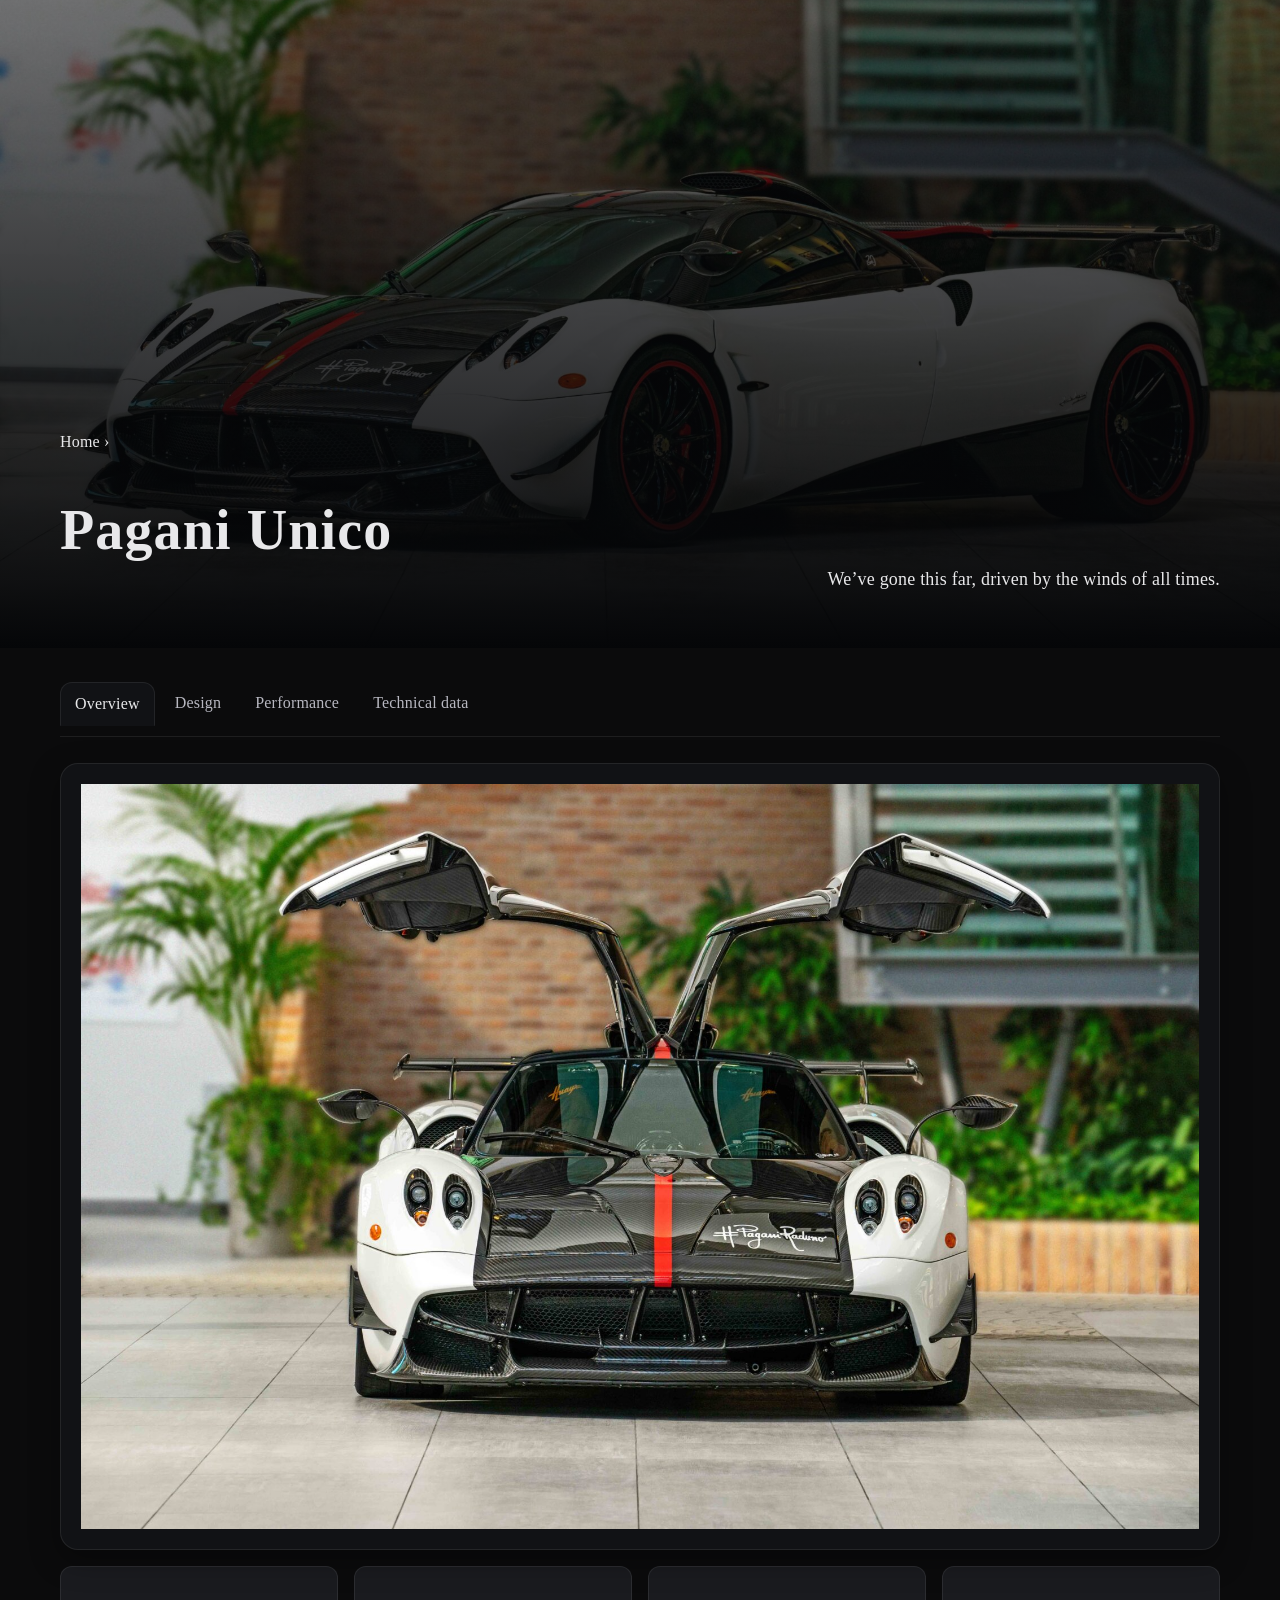
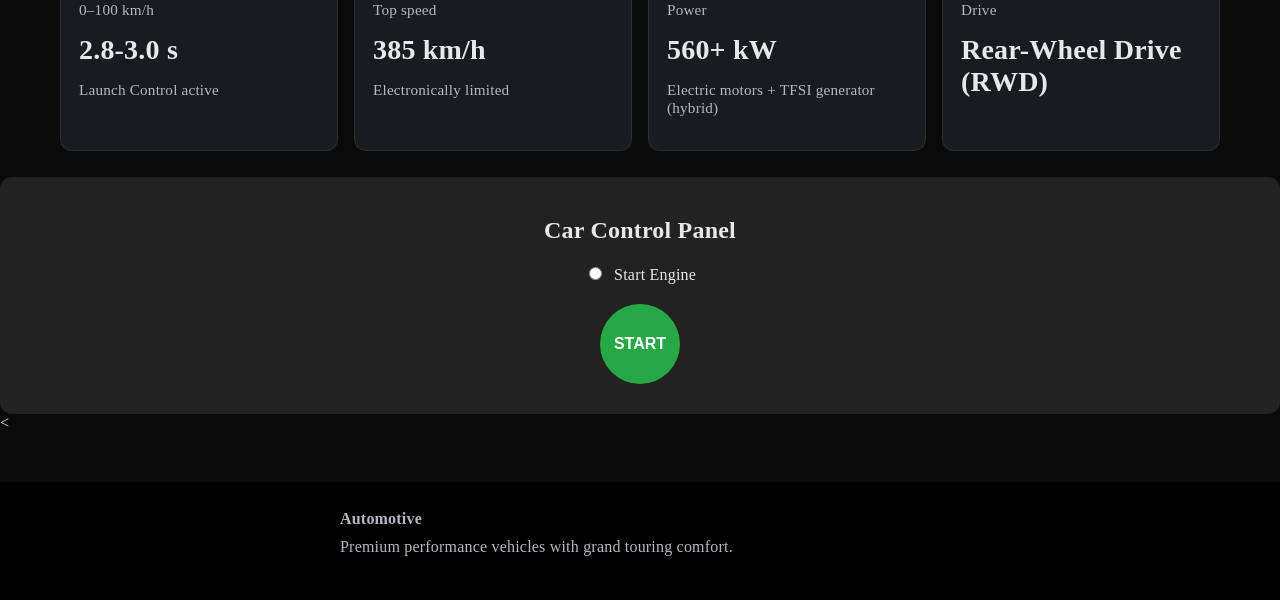
<file: pagani zonda.html>
<!DOCTYPE html>
<html lang="en">
<head>
  <meta charset="UTF-8" />
  <meta name="viewport" content="width=device-width, initial-scale=1" />
  <title>Luxury Coupe – Model Overview</title>
  <style>
    /* --------------------
      Base & Tokens
    -------------------- */
    :root{
      --bg:#0b0b0c;
      --surface:#111215;
      --surface-2:#1a1b1f;
      --text:#e8e8ea;
      --muted:#b7b7c0;
      --accent:#b39b6b; /* warm gold */
      --accent-2:#7ec8ff; /* highlight blue */
      --border:rgba(255,255,255,.08);
      --shadow:0 10px 30px rgba(0,0,0,.35);
      --radius:18px;
      --radius-sm:12px;
      --max:1200px;
    }
.controls {
      background: #222;
      padding: 20px;
      border-radius: 12px;
      text-align: center;
    }
    label {
      display: block;
      margin: 10px 0;
      cursor: pointer;
    }
    input[type="radio"] {
      margin-right: 8px;
    }
    .circle-btn {
      width: 80px;
      height: 80px;
      border-radius: 50%;
      border: none;
      margin: 10px;
      font-size: 16px;
      cursor: pointer;
      color: #fff;
      font-weight: bold;
    }
    #startBtn {
      background: #28a745;
    }
   

    *{box-sizing:border-box}
    html,body{height:100%}
    body{
      margin:0;
            color:var(--text);
      background:var(--bg);
      letter-spacing:.2px;
    }
    img{max-width:100%;display:block}
    a{color:inherit;text-decoration:none}


    /*------
      Hero
    -------------------- */
    .hero{position:relative;min-height:72vh;display:grid;place-items:end center;}
    .hero-media{position:absolute;inset:0;}
    .hero-media .bg{
      width:100%;height:100%;object-fit:cover;object-position:center;
     
    }
    .hero-overlay{position:absolute;inset:0;background:linear-gradient(180deg, rgba(5,6,8,.55) 0%, rgba(5,6,8,1) 100%)}
    .hero-inner{position:relative;z-index:1;max-width:var(--max);width:100%;padding:40px 20px;}

    
    .title-wrap{display:flex;flex-wrap:wrap;justify-content:space-between;align-items:flex-end;gap:16px}
    .h-title{font-size:clamp(28px, 6vw, 56px);font-weight:700;letter-spacing:.02em}
    .subtitle{text-align:left;font-size:clamp(14px, 2.2vw, 18px)}

      .btn{padding:12px 18px;border-radius:12px;border:1px solid var(--border);background:linear-gradient(180deg,#202228,#17181d);cursor:pointer}
    .btn.primary{border-color:transparent;background:linear-gradient(180deg,#cdb37f,#a08653);color:#161616;font-weight:600}
    .btn.ghost{background:transparent}

    /* --------------------
      Tabs (CSS-only)
    -------------------- */
    .tabs{max-width:var(--max);margin:24px auto 0;padding:0 20px}
    .tab-bar{display:flex;gap:6px;flex-wrap:wrap;border-bottom:1px solid var(--border)}
    .tab-bar label{padding:12px 14px;border-radius:12px 12px 0 0;color:var(--muted);cursor:pointer}
    .tab-bar label:hover{color:var(--text)}

    input[name="tab"]{position:absolute;left:-9999px}
    .tab-content{display:none;padding:26px 0}
    #tab-overview:checked ~ .tabs .tab-bar label[for="tab-overview"],
    #tab-design:checked   ~ .tabs .tab-bar label[for="tab-design"],
    #tab-performance:checked ~ .tabs .tab-bar label[for="tab-performance"],
    #tab-specs:checked ~ .tabs .tab-bar label[for="tab-specs"]{
      color:var(--text);
      background:var(--surface);
      border:1px solid var(--border);
      border-bottom-color:transparent;
    }
    #tab-overview:checked ~ .tabs #panel-overview,
    #tab-design:checked ~ .tabs #panel-design,
    #tab-performance:checked ~ .tabs #panel-performance,
    #tab-specs:checked ~ .tabs #panel-specs{display:block}

    /* --------------------
      Overview Panel
    -------------------- */
    .highlight-grid{display:grid;grid-template-columns:repeat(12,1fr);;gap:16px}
    .card{background:var(--surface);border:1px solid var(--border);border-radius:var(--radius);padding:20px;box-shadow:var(--shadow)}
    .card-hero{grid-column:1/-1;position:relative;overflow:hidden}
        .card-hero .caption{position:absolute;bottom:18px;left:18px;background:rgba(0,0,0,.45);backdrop-filter:blur(6px);padding:10px 14px;border-radius:12px;border:1px solid var(--border)}


    .metrics{grid-column:1/-1;display:grid;grid-template-columns:repeat(auto-fit,minmax(220px,1fr));gap:16px}
    .metric{background:var(--surface-2);border:1px solid var(--border);border-radius:var(--radius-sm);padding:18px}
    .metric h3{font-size:28px;margin:4px 0}
    .metric p{color:var(--muted);font-size:.95rem}

                
    /* --------------------
      Design Panel
    -------------------- */
    .design-grid{display:grid;grid-template-columns:repeat(auto-fit,minmax(260px,1fr));gap:16px}
    .design-card{background:var(--surface);border:1px solid var(--border);border-radius:var(--radius);overflow:hidden}
    .design-card img{height:180px;width:100%;object-fit:cover}
    .design-card .body{padding:16px}
   /*   Performance Panel
    -------------------- */
    .perf-wrap{display:grid;grid-template-columns:1fr;gap:16px}
    .spec-row{display:grid;grid-template-columns:repeat(4,1fr);gap:16px}
    @media (max-width:900px){.spec-row{grid-template-columns:repeat(2,1fr)}}
    .spec{background:var(--surface-2);border:1px solid var(--border);border-radius:var(--radius-sm);padding:18px}
    .spec .k{color:var(--muted);font-size:.85rem}
    .spec .v{font-size:22px;margin-top:6px}

    /* --------------------
      Specs Table
    -------------------- */
    .specs-table{border:1px solid var(--border);border-radius:var(--radius);overflow:hidden}
    table{width:100%;border-collapse:collapse;background:var(--surface)}
    th,td{padding:14px 16px;border-bottom:1px solid var(--border)}
    th{text-align:left;color:var(--muted);font-weight:500;background:linear-gradient(180deg,#17181c,#14151a)}
    tr:hover td{background:rgba(255,255,255,.02)}

        /* --------------------
      Footer
    -------------------- */
    footer{margin-top:50px;border-top:1px;background:black}
    .foot{max-width:50%;text-align:left;margin:0 auto;padding:28px 20px;color:var(--muted);display:grid;grid-template-columns:repeat(auto-fit, minmax(220px,1fr));gap:20px}
    .foot small{opacity:.8}
  </style>
</head>
<body>

  <!-- Hero -->
  <section class="hero">
    <div class="hero-media">
      <img class="bg" src="pagini.jpg" alt="Coupe at dusk"/>
      <div class="hero-overlay"></div>
    </div>

    <div class="hero-inner">
      <div class="breadcrumbs">
        <a href="car.html">Home</a>
        <span>›</span>
             </div>

      <div class="title-wrap">
     
          <h1 class="h-title">Pagani Unico</h1>
          <p class="subtitle">We’ve gone this far, driven by the winds of all times.</p>
      
                 </div>
  </section>

  <!-- CSS-only Tabs toggles -->
  <input type="radio" id="tab-overview"   name="tab" checked>
  <input type="radio" id="tab-design"     name="tab">
  <input type="radio" id="tab-performance"name="tab">
  <input type="radio" id="tab-specs"      name="tab">

  <section class="tabs">
    <div class="tab-bar">
      <label for="tab-overview">Overview</label>
      <label for="tab-design">Design</label>
      <label for="tab-performance">Performance</label>
      <label for="tab-specs">Technical data</label>
    </div>

    <!-- Overview Panel -->
    <div id="panel-overview" class="tab-content">
      <div class="highlight-grid">
        <article class="card card-hero">
          <img src="paginif.jpg" alt="Front 3/4 view">
                  </article>

        <div class="metrics">
          <div class="metric">
            <p>0–100 km/h</p>
            <h3>2.8-3.0 s</h3>
            <p>Launch Control active</p>
          </div>
          <div class="metric">
            <p>Top speed</p>
            <h3> 385 km/h</h3>
            <p>Electronically limited</p>
          </div>
          <div class="metric">
            <p>Power</p>
            <h3>560+ kW</h3>
            <p>Electric motors + TFSI generator (hybrid)</p>
          </div>
          <div class="metric">
            <p>Drive</p>
            <h3>Rear-Wheel Drive (RWD)</h3>
                      </div>
        </div>

        
                        </div>
    </div>

    <!-- Design Panel -->
    <div id="panel-design" class="tab-content">
      <div class="design-grid">
        <article class="design-card">
          <img src="paginiex.jpg" alt="Exterior details"/>
          <div class="body">
            <h4>Exterior package</h4>
            <p>The Pagani Huayra’s exterior package is a showcase of aerodynamic artistry and bespoke craftsmanship. It features full carbon fiber bodywork, often in exposed or tinted finishes, paired with aggressive elements like a front splitter, rear diffuser, and active aero flaps. Through Pagani’s Unico program, owners can personalize paint schemes, wheel designs, brake caliper colors, and even anodized trim details, turning each Huayra into a one-of-a-kind hypercar sculpture built for both speed and style.</p>
          </div>
        </article>
        <article class="design-card">
          <img src="paginiin.jpg" alt="Interior details"/>
          <div class="body">
            <h4>Interior package</h4>
            <p>The Pagani Huayra’s interior package is a masterpiece of craftsmanship, blending futuristic design with classic luxury. Every detail is customizable through Pagani’s Unico program, allowing owners to select from exotic materials like crimson red leather, exposed titanium, carbon fiber, and polished aluminum. The cabin features analog dials, a gated manual shifter, and a layout that feels more like a jet cockpit than a car interior. From the seats to the dashboard, each element is sculpted with artistic precision, making the Huayra’s interior not just functional—but a work of automotive art.
</p>
          </div>
        </article>
        <article class="design-card">
          <img src="paginien.jpg" alt="Exterior details"/>
          <div class="body">
            <h4>Engine</h4>
            <p>The Pagani Huayra is powered by a 6.0L twin-turbo V12 engine from Mercedes-AMG, producing up to 850 hp and 1,000 Nm of torque. It’s rear-wheel drive, paired with a 7-speed automated manual transmission, and accelerates from 0–100 km/h in about 2.8 seconds with a top speed of around 385 km/h. Pure combustion, no hybrid tech—just raw, handcrafted performance.</p>
          </div>

             </div>
    </div>

    <!-- Performance Panel -->
    <div id="panel-performance" class="tab-content">
      <div class="perf-wrap">
        <div class="spec-row">
          <div class="spec"><div class="k">Engine</div><div class="v">Mercedes-AMG 6.0L Twin-Turbo V12
</div></div>
          <div class="spec"><div class="k">Displacement</div><div class="v">5,980 cc (pure combustion, no hybrid) </div></div>
          <div class="spec"><div class="k">Max output</div><div class="v">Up to 635–850 hp
</div></div>
          <div class="spec"><div class="k">Max torque</div><div class="v">1,100 Nm</div></div>
        </div>
        <div class="spec-row">
          <div class="spec"><div class="k">Transmission</div><div class="v">7-speed AMT or sequential manual (Xtrac)</div></div>
          <div class="spec"><div class="k">Drive</div><div class="v">Rear-wheel drive(RWD)</div></div>
          <div class="spec"><div class="k">0–100 km/h</div><div class="v">2.8–3.0 s </div></div>
          <div class="spec"><div class="k">Top speed</div><div class="v">~350-385 km/h </div></div>
        </div>
      </div>
    </div>

    <!-- Technical data Panel -->
    <div id="panel-specs" class="tab-content">
      <div class="specs-table">
        <table>
          <thead><!--not neccesarry-->
            <tr>
              <th>Category</th>
              <th>Item</th>
              <th>Value</th>
            </tr>
          </thead>
          <tbody>
            <tr>
              <td>Dimensions</td>
              <td>Length x Width x Height</td>
              <td>~4605 x 2036 x 1169 mm (Huayra R Evo Roadster)

</td>
            </tr>
            <tr>
              <td>Dimensions</td>
              <td>Wheelbase</td>
              <td>2792 mm</td>
            </tr>
            <tr>
              <td>Weights</td>
              <td>Curb weight</td>
              <td>~1280-1350 kg</td>
            </tr>
            <tr>
              <td>Tyres</td>
              <td>Front / Rear</td>
              <td>Pirelli P-Zero Trofeo R or Slicks (20–21 inch)

</td>
            </tr>
            <tr>
              <td>Fuel</td>
              <td>Tank capacity</td>
              <td>85 liters(Huayra is a pure combustion V12 hypercar
)</td>
            </tr>

          </tbody>
        </table>
      </div>
    </div>
  </section>
  <form action="p4.php" method="POST">
<div class="controls">
    <h2>Car Control Panel</h2>
    <form method="post">
      <label><input type="radio" name="action" value="engine" required> Start Engine</label>
            <div>
        <button type="submit" name="submit" value="start" id="startBtn" class="circle-btn">START</button>
              </div>
    </form>

  </div>

  </form>

  <
  <!-- Footer -->
  <footer>
    <div class="foot">
      <div>
        <strong>Automotive</strong>
        <p style="margin-top:10px;align-text:left;">Premium performance vehicles with grand touring comfort.</p>
      </div>
    </div>
  </footer>

</body>
</html>
</file>
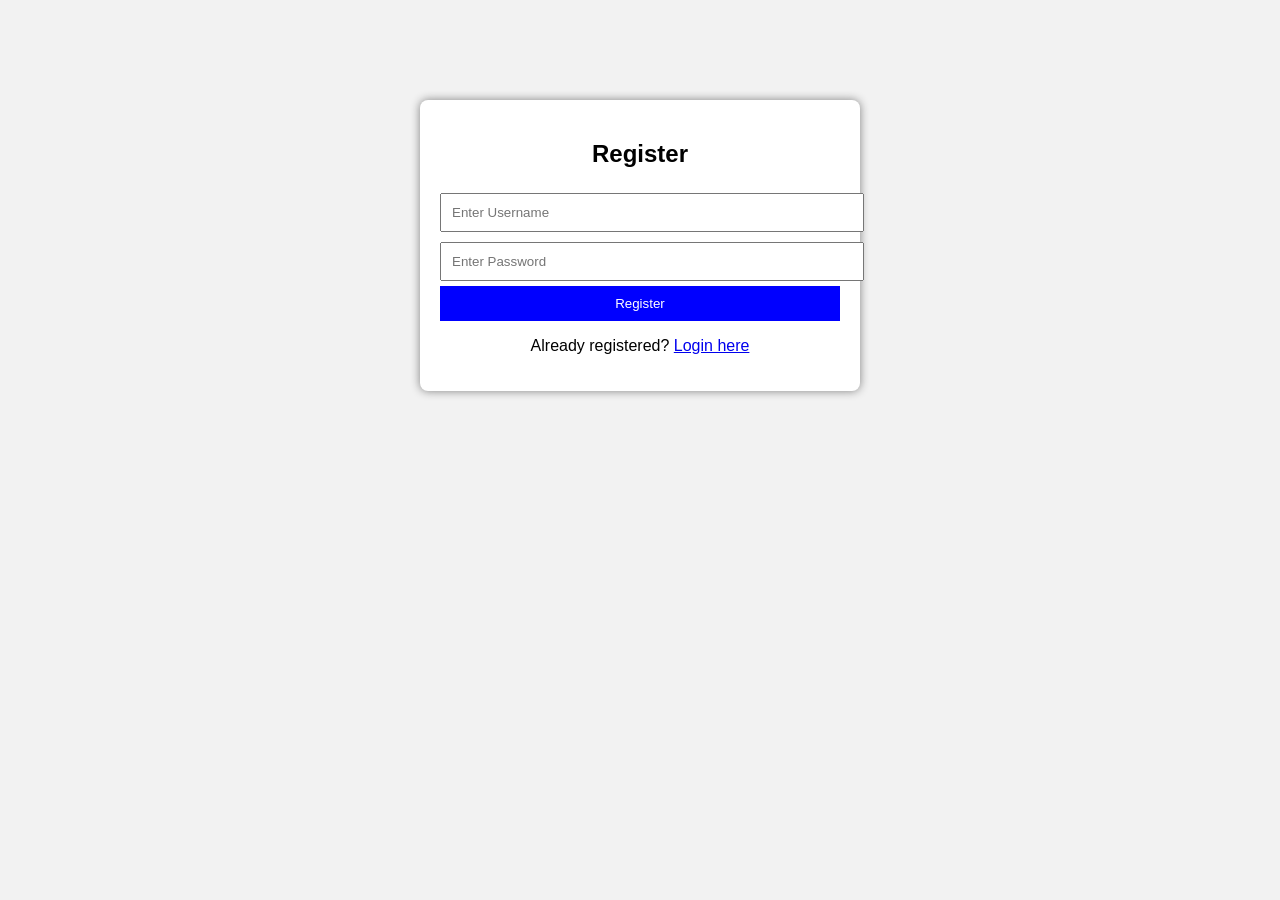
<file: register.html>
<!DOCTYPE html>
<html>
<head>
    <title>Registration Page</title>
    <style>
        body { font-family: Arial; background: #f2f2f2; }
        .form-box {
            width: 400px; margin: 100px auto; padding: 20px;
            background: white; border-radius: 8px; box-shadow: 0 0 10px gray;
        }
        input { width: 100%; padding: 10px; margin: 5px 0; }
        button { width: 100%; padding: 10px; background: blue; color: white; border: none; cursor: pointer; }
        button:hover { background: darkblue; }
    </style>
</head>
<body><center>
    <div class="form-box">
        <h2>Register</h2>
        <form action="register.php" method="GET" >
            <input type="text" name="username" placeholder="Enter Username" >
            <input type="password" name="password" placeholder="Enter Password" >
            <button type="submit">Register</button>
        </form>
        <p>Already registered? <a href="login.html">Login here</a></p>
    </div>
</center>
</body>
</html>
</file>
<file: style1.css>
@import url('https://fonts.cdnfonts.com/css/ica-rubrik-black');
@import url('https://fonts.cdnfonts.com/css/poppins');

/* The Main Container*/

.banner{
    width: 100%;
    height: 100vh;/*-  viewport height*/
    text-align: center;
    overflow: hidden;/*- Prevents any child elements from spilling outside the banner.*/
    position: relative;/*- positioning context for absolutely positioned child*/
}
/* #d rotating container */
.banner .slider{
    position: absolute;
	/*sets the slider size */
	
    width: 200px;
    height: 250px;
    top: 10%;
    left: calc(50% - 100px);
	
    transform-style: preserve-3d;/*- Enables 3D transformations for child elements (.item), so they can rotate and appear in depth.*/
    transform: perspective(1000px);/*- Adds a 3D perspective to the container*/
    animation: autoRun 40s linear infinite;/*applies a smoth continuous roatation for 40 secs , looping infinitly*/
    z-index: 2;/*- Ensures the slider appears above other elements, like background images or text.*/
}
/*roatationlogic */
@keyframes autoRun{
	/*- rotateY(360deg): Spins the slider horizontally in a full circle.
      - rotateX(-16deg): Adds a slight vertical tilt for a more dynamic 3D look.*/
    from{
        transform: perspective(1000px) rotateX(-16deg) rotateY(0deg);/*start from 0 deg*/
    }to{
        transform: perspective(1000px) rotateX(-16deg) rotateY(360deg);/* end to 360 deg*/
    }
}
/*This targets each .item inside a .slider within a .banner.*/
.banner .slider .item{
    position: absolute;
    inset: 0 0 0 0;/*sets the elemnt*/
	/*- Rotates the element around the Y-axis (vertical axis), creating a horizontal spinning effect*/
    
	transform: 
        rotateY(calc( (var(--position) - 1) * (360 / var(--quantity)) * 1deg))
        translateZ(550px);
}
.banner .slider .item img{
    width: 100%;
    height: 100%;
    object-fit: cover;
}
/*The container for banner content*/
.banner .content{
    position: absolute;
    bottom: 0;
    left: 50%;
    transform: translateX(-50%);/*for centering the element*/
    width: min(1400px, 100vw);/*- Max width is 1400px. If the viewport is smaller, it shrinks to fit (100vw = 100% of viewport width).*/
    height: max-content;
    padding-bottom: 100px;
	/*flexbox layou,it easier to arrange elements in a containert*/
    display: flex;/*acitvates flexbox*/
    flex-wrap: wrap;/*Allows items to wrap onto multiple lines*/
    justify-content: space-between;
    align-items: center;
    z-index: 1;/*Ensures this content appears above background elements*/
}
.banner .content h1{
    font-family: 'ICA Rubrik';
    font-size: 16em;
    line-height: 1em;
    color: #25283B;
    position: relative;
}
.banner .content h1::after{
    position: absolute;
    inset: 0 0 0 0;
    content: attr(data-content);
    z-index: 2;
    -webkit-text-stroke: 2px #d2d2d2;
	/*- Adds a 2px outline around the text using a light gray color. This is a WebKit-specific property (works in Chrome, Safari).*/
    color: transparent;
}
.banner .content .author{
    font-family: Poppins;
    text-align: right;
    max-width: 200px;
}
.banner .content h2{
    font-size: 3em;
}
.banner .content .model{
    background-image: url(model.png);
    width: 100%;
    height: 75vh;
    position: absolute;
    bottom: 0;
    left: 0;
    background-size: auto 130%;/*Scales the image to 130% of the element’s height, while keeping its original width*/
    background-repeat: no-repeat;/*Prevents the image from repeating*/
    background-position: top center;
    z-index: 1;/*- Places this element behind others with higher z-index values*/
}
@media screen and (max-width: 1023px) {
    .banner .slider{
        width: 160px;
        height: 200px;
        left: calc(50% - 80px);
    }
    .banner .slider .item{
        transform: 
            rotateY(calc( (var(--position) - 1) * (360 / var(--quantity)) * 1deg))
            translateZ(300px);
    }
    
    .banner .content h1{
        text-align: center;
        width: 100%;
        text-shadow: 0 10px 20px #000;
        font-size: 7em;
    }
    .banner .content .author{
        color: #fff;
        padding: 20px;
        text-shadow: 0 10px 20px #000;
        z-index: 2;
        max-width: unset;
        width: 100%;
        text-align: center;
        padding: 0 30px;
    }
}
@media screen and (max-width: 767px) {
    .banner .slider{
        width: 100px;
        height: 150px;
        left: calc(50% - 50px);
    }
    .banner .slider .item{
        transform: 
            rotateY(calc( (var(--position) - 1) * (360 / var(--quantity)) * 1deg))
            translateZ(180px);
    }
    .banner .content h1{
        font-size: 5em;
    }
}
</file>
<file: style.css>
@import url('https://fonts.cdnfonts.com/css/ica-rubrik-black');
@import url('https://fonts.cdnfonts.com/css/poppins');

/* The Main Container*/

.banner{
    width: 100%;
    height: 100vh;/*-  viewport height*/
    text-align: center;
    overflow: hidden;/*- Prevents any child elements from spilling outside the banner.*/
    position: relative;/*- positioning context for absolutely positioned child*/
}
.banner .slider{
    position: absolute;
	/*sets the slider size */
    width: 200px;
    height: 250px;
    top: 10%;
    left: calc(50% - 100px);
     transform-style: preserve-3d;/*- Enables 3D transformations for child elements (.item), so they can rotate and appear in depth.*/
    transform: perspective(1000px);/*- Adds a 3D perspective to the container*/
    animation: autoRun 40s linear infinite;/*applies a smoth continuous roatation for 40 secs , looping infinitly*/
    z-index: 2;/*- Ensures the slider appears above other elements, like background images or text.*/
}
@keyframes autoRun{
    from{
        transform: perspective(1000px) rotateX(-16deg) rotateY(0deg);
    }to{
        transform: perspective(1000px) rotateX(-16deg) rotateY(360deg);
    }
}

/*This targets each .item inside a .slider within a .banner.*/
.banner .slider .item{
    position: absolute;
    inset: 0 0 0 0;/*sets the elemnt*/
	/*- Rotates the element around the Y-axis (vertical axis), creating a horizontal spinning effect*/
    
	transform: 
        rotateY(calc( (var(--position) - 1) * (360 / var(--quantity)) * 1deg))
        translateZ(550px);
}
.banner .slider .item img{
    width: 100%;
    height: 100%;
    object-fit: cover;
}
/*The container for banner content*/
.banner .content{
    position: absolute;
    bottom: 0;
    left: 50%;
    transform: translateX(-50%);/*for centering the element*/
    width: min(1400px, 100vw);/*- Max width is 1400px. If the viewport is smaller, it shrinks to fit (100vw = 100% of viewport width).*/
    height: max-content;
    padding-bottom: 100px;
	/*flexbox layou,it easier to arrange elements in a containert*/
    display: flex;/*acitvates flexbox*/
    flex-wrap: wrap;/*Allows items to wrap onto multiple lines*/
    justify-content: space-between;
    align-items: center;
    z-index: 1;/*Ensures this content appears above background elements*/
}
.banner .content h1{
    font-family: 'ICA Rubrik';
    font-size: 16em;
    line-height: 1em;
    color: #25283B;
    position: relative;
}
.banner .content h1::after{
    position: absolute;
    inset: 0 0 0 0;
    content: attr(data-content);
    z-index: 2;
    -webkit-text-stroke: 2px #d2d2d2;
	/*- Adds a 2px outline around the text using a light gray color. This is a WebKit-specific property (works in Chrome, Safari).*/
    color: transparent;
}
.banner .content .author{
    font-family: Poppins;
    text-align: right;
    max-width: 200px;
}
.banner .content h2{
    font-size: 3em;
}
.banner .content .model{
    background-image: url(model.png);
    width: 100%;
    height: 75vh;
    position: absolute;
    bottom: 0;
    left: 0;
    background-size: auto 130%;/*Scales the image to 130% of the element’s height, while keeping its original width*/
    background-repeat: no-repeat;/*Prevents the image from repeating*/
    background-position: top center;
    z-index: 1;/*- Places this element behind others with higher z-index values*/
}
@media screen and (max-width: 1023px) {
    .banner .slider{
        width: 160px;
        height: 200px;
        left: calc(50% - 80px);
    }
    .banner .slider .item{
        transform: 
            rotateY(calc( (var(--position) - 1) * (360 / var(--quantity)) * 1deg))
            translateZ(300px);
    }
    .banner .content h1{
        text-align: center;
        width: 100%;
        text-shadow: 0 10px 20px #000;
        font-size: 7em;
    }
    .banner .content .author{
        color: #fff;
        padding: 20px;
        text-shadow: 0 10px 20px #000;
        z-index: 2;
        max-width: unset;
        width: 100%;
        text-align: center;
        padding: 0 30px;
    }
}
@media screen and (max-width: 767px) {
    .banner .slider{
        width: 100px;
        height: 150px;
        left: calc(50% - 50px);
    }
    .banner .slider .item{
        transform: 
            rotateY(calc( (var(--position) - 1) * (360 / var(--quantity)) * 1deg))
            translateZ(180px);
    }
    .banner .content h1{
        font-size: 5em;
    }
}
</file>
